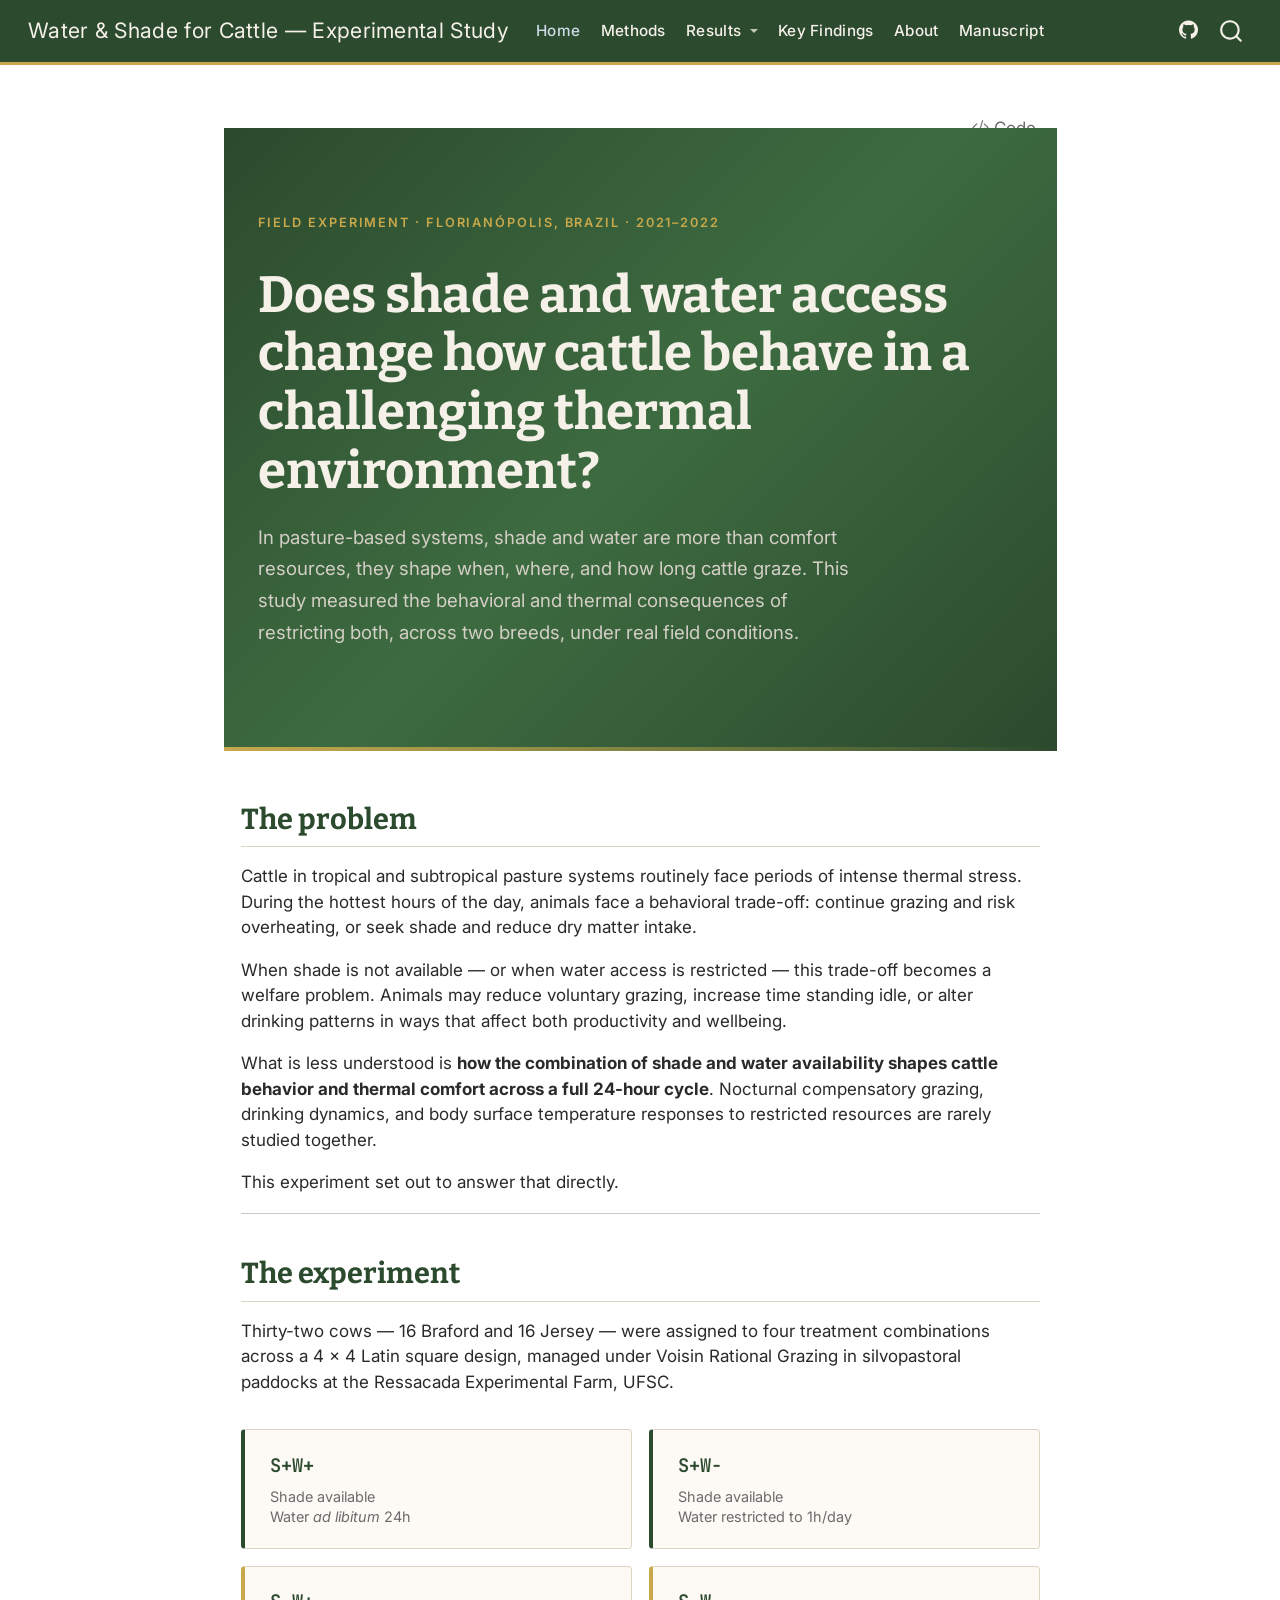
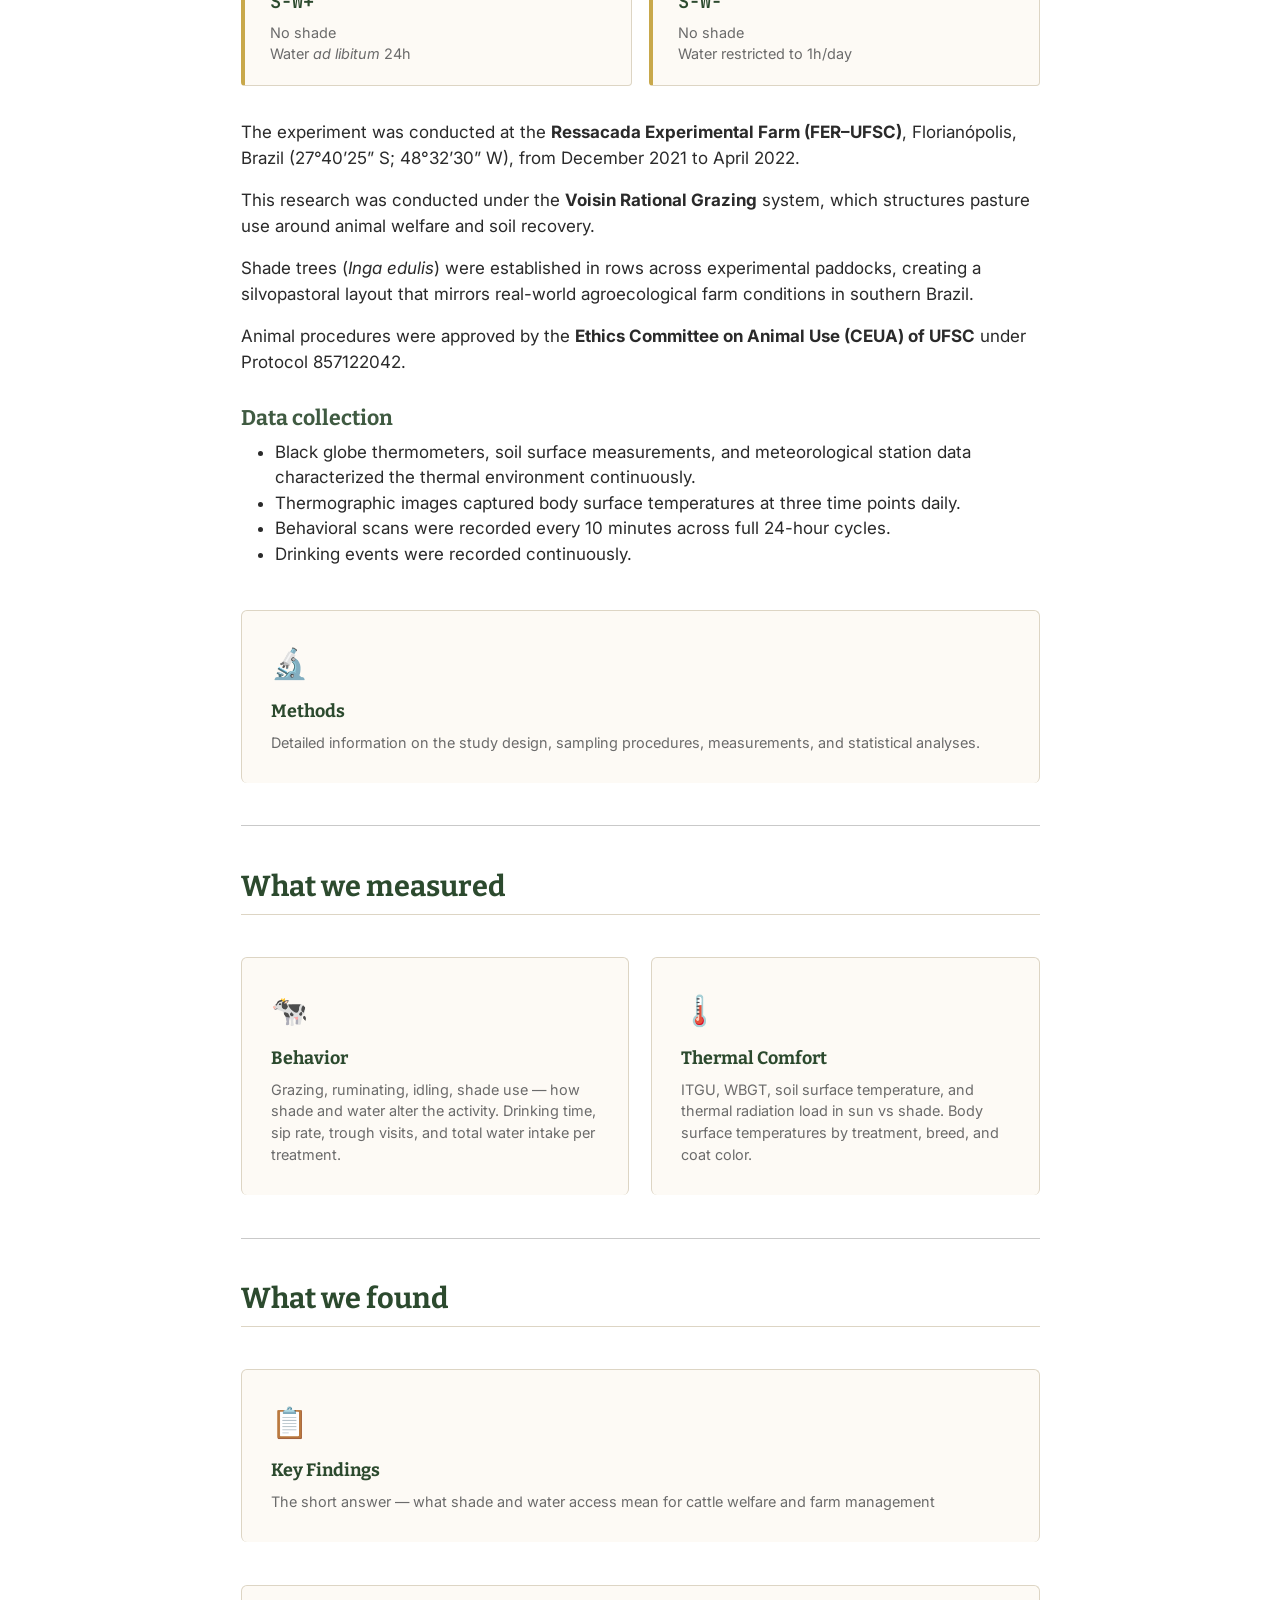
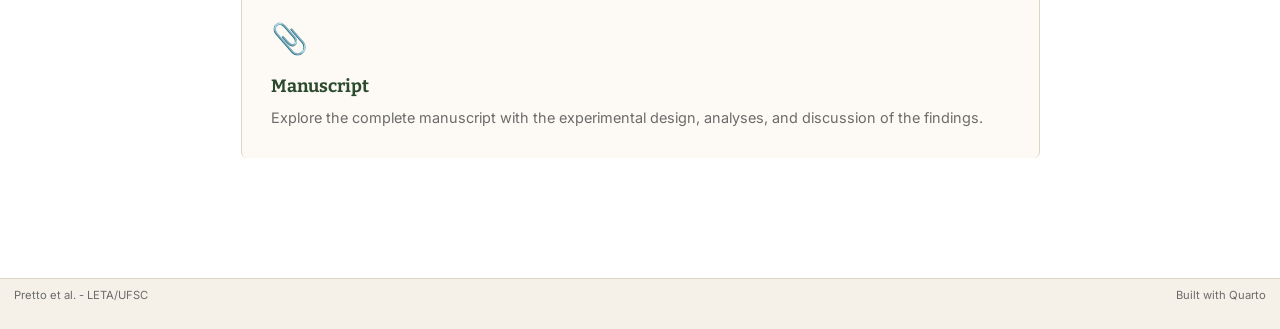
<file: docs/index.html>
<!DOCTYPE html>
<html xmlns="http://www.w3.org/1999/xhtml" lang="en" xml:lang="en"><head>

<meta charset="utf-8">
<meta name="generator" content="quarto-1.9.38">

<meta name="viewport" content="width=device-width, initial-scale=1.0, user-scalable=yes">


<title>Water &amp; Shade for Cattle — Experimental Study</title>
<style>
/* Default styles provided by pandoc.
** See https://pandoc.org/MANUAL.html#variables-for-html for config info.
*/
code{white-space: pre-wrap;}
span.smallcaps{font-variant: small-caps;}
div.columns{display: flex; gap: min(4vw, 1.5em);}
div.column{flex: auto; overflow-x: auto;}
div.hanging-indent{margin-left: 1.5em; text-indent: -1.5em;}
ul.task-list{list-style: none;}
ul.task-list li input[type="checkbox"] {
  width: 0.8em;
  margin: 0 0.8em 0.2em -1em; /* quarto-specific, see https://github.com/quarto-dev/quarto-cli/issues/4556 */ 
  vertical-align: middle;
}
/* CSS for syntax highlighting */
html { -webkit-text-size-adjust: 100%; }
pre > code.sourceCode { white-space: pre; position: relative; }
pre > code.sourceCode > span { display: inline-block; line-height: 1.25; }
pre > code.sourceCode > span:empty { height: 1.2em; }
.sourceCode { overflow: visible; }
code.sourceCode > span { color: inherit; text-decoration: inherit; }
div.sourceCode { margin: 1em 0; }
pre.sourceCode { margin: 0; }
@media screen {
div.sourceCode { overflow: auto; }
}
@media print {
pre > code.sourceCode { white-space: pre-wrap; }
pre > code.sourceCode > span { text-indent: -5em; padding-left: 5em; }
}
pre.numberSource code
  { counter-reset: source-line 0; }
pre.numberSource code > span
  { position: relative; left: -4em; counter-increment: source-line; }
pre.numberSource code > span > a:first-child::before
  { content: counter(source-line);
    position: relative; left: -1em; text-align: right; vertical-align: baseline;
    border: none; display: inline-block;
    -webkit-touch-callout: none; -webkit-user-select: none;
    -khtml-user-select: none; -moz-user-select: none;
    -ms-user-select: none; user-select: none;
    padding: 0 4px; width: 4em;
  }
pre.numberSource { margin-left: 3em;  padding-left: 4px; }
div.sourceCode
  {   }
@media screen {
pre > code.sourceCode > span > a:first-child::before { text-decoration: underline; }
}
</style>


<script src="site_libs/quarto-nav/quarto-nav.js"></script>
<script src="site_libs/quarto-nav/headroom.min.js"></script>
<script src="site_libs/clipboard/clipboard.min.js"></script>
<script src="site_libs/quarto-search/autocomplete.umd.js"></script>
<script src="site_libs/quarto-search/fuse.min.js"></script>
<script src="site_libs/quarto-search/quarto-search.js"></script>
<meta name="quarto:offset" content="./">
<link href="./assets/favicon.ico" rel="icon">
<script src="site_libs/quarto-html/quarto.js" type="module"></script>
<script src="site_libs/quarto-html/tabsets/tabsets.js" type="module"></script>
<script src="site_libs/quarto-html/popper.min.js"></script>
<script src="site_libs/quarto-html/tippy.umd.min.js"></script>
<script src="site_libs/quarto-html/anchor.min.js"></script>
<link href="site_libs/quarto-html/tippy.css" rel="stylesheet">
<link href="site_libs/quarto-html/quarto-syntax-highlighting-15634bcf2e68342d4ad2dfa704d543f6.css" rel="stylesheet" id="quarto-text-highlighting-styles">
<script src="site_libs/bootstrap/bootstrap.min.js"></script>
<link href="site_libs/bootstrap/bootstrap-icons.css" rel="stylesheet">
<link href="site_libs/bootstrap/bootstrap-c78ba9cf57c652480f30136bd4f77f89.min.css" rel="stylesheet" append-hash="true" id="quarto-bootstrap" data-mode="light">
<script id="quarto-search-options" type="application/json">{
  "location": "navbar",
  "copy-button": false,
  "collapse-after": 3,
  "panel-placement": "end",
  "type": "overlay",
  "limit": 50,
  "keyboard-shortcut": [
    "f",
    "/",
    "s"
  ],
  "show-item-context": false,
  "language": {
    "search-no-results-text": "No results",
    "search-matching-documents-text": "matching documents",
    "search-copy-link-title": "Copy link to search",
    "search-hide-matches-text": "Hide additional matches",
    "search-more-match-text": "more match in this document",
    "search-more-matches-text": "more matches in this document",
    "search-clear-button-title": "Clear",
    "search-text-placeholder": "",
    "search-detached-cancel-button-title": "Cancel",
    "search-submit-button-title": "Submit",
    "search-label": "Search"
  }
}</script>
<link rel="stylesheet" href="https://cdnjs.cloudflare.com/ajax/libs/font-awesome/6.5.2/css/all.min.css">


</head>

<body class="nav-fixed fullcontent quarto-light">

<div id="quarto-search-results"></div>
  <header id="quarto-header" class="headroom fixed-top">
    <nav class="navbar navbar-expand-lg " data-bs-theme="dark">
      <div class="navbar-container container-fluid">
      <div class="navbar-brand-container mx-auto">
    <a class="navbar-brand" href="./index.html">
    <span class="navbar-title">Water &amp; Shade for Cattle — Experimental Study</span>
    </a>
  </div>
            <div id="quarto-search" class="" title="Search"></div>
          <button class="navbar-toggler" type="button" data-bs-toggle="collapse" data-bs-target="#navbarCollapse" aria-controls="navbarCollapse" role="menu" aria-expanded="false" aria-label="Toggle navigation" onclick="if (window.quartoToggleHeadroom) { window.quartoToggleHeadroom(); }">
  <span class="navbar-toggler-icon"></span>
</button>
          <div class="collapse navbar-collapse" id="navbarCollapse">
            <ul class="navbar-nav navbar-nav-scroll me-auto">
  <li class="nav-item">
    <a class="nav-link active" href="./index.html" aria-current="page"> 
<span class="menu-text">Home</span></a>
  </li>  
  <li class="nav-item">
    <a class="nav-link" href="./methods.html"> 
<span class="menu-text">Methods</span></a>
  </li>  
  <li class="nav-item dropdown ">
    <a class="nav-link dropdown-toggle" href="#" id="nav-menu-results" role="link" data-bs-toggle="dropdown" aria-expanded="false">
 <span class="menu-text">Results</span>
    </a>
    <ul class="dropdown-menu" aria-labelledby="nav-menu-results">    
        <li>
    <a class="dropdown-item" href="./results-thermal.html">
 <span class="dropdown-text">Thermal Comfort</span></a>
  </li>  
        <li>
    <a class="dropdown-item" href="./results-behavior.html">
 <span class="dropdown-text">Behavior</span></a>
  </li>  
    </ul>
  </li>
  <li class="nav-item">
    <a class="nav-link" href="./findings.html"> 
<span class="menu-text">Key Findings</span></a>
  </li>  
  <li class="nav-item">
    <a class="nav-link" href="./about.html"> 
<span class="menu-text">About</span></a>
  </li>  
  <li class="nav-item">
    <a class="nav-link" href="./manuscript/Prettoetal_paper.html"> 
<span class="menu-text">Manuscript</span></a>
  </li>  
</ul>
            <ul class="navbar-nav navbar-nav-scroll ms-auto">
  <li class="nav-item compact">
    <a class="nav-link" href="https://github.com/DonadioJP/water-shade-cattle-behavior"> <i class="bi bi-github" role="img">
</i> 
<span class="menu-text"></span></a>
  </li>  
</ul>
          </div> <!-- /navcollapse -->
            <div class="quarto-navbar-tools">
</div>
      </div> <!-- /container-fluid -->
    </nav>
</header>
<!-- content -->
<div id="quarto-content" class="quarto-container page-columns page-rows-contents page-layout-article page-navbar">
<!-- sidebar -->
<!-- margin-sidebar -->
    
<!-- main -->
<main class="content" id="quarto-document-content"><header id="title-block-header" class="quarto-title-block"><h1 class="title display-7"></h1></header><div class="quarto-title-block"><div class="quarto-title-tools-only"><button type="button" class="btn code-tools-button" id="quarto-code-tools-source"><i class="bi"></i> Code</button></div></div>




<div class="hero">
  <div class="hero-label">Field Experiment · Florianópolis, Brazil · 2021–2022</div>
  <h1>Does shade and water access change how cattle behave in a challenging thermal environment?</h1>
  <p>
    In pasture-based systems, shade and water are more than comfort resources,
    they shape when, where, and how long cattle graze. This study measured the
    behavioral and thermal consequences of restricting both, across two breeds,
    under real field conditions.
  </p>
</div>
<section id="the-problem" class="level2">
<h2 class="anchored" data-anchor-id="the-problem">The problem</h2>
<p>Cattle in tropical and subtropical pasture systems routinely face periods of intense thermal stress. During the hottest hours of the day, animals face a behavioral trade-off: continue grazing and risk overheating, or seek shade and reduce dry matter intake.</p>
<p>When shade is not available — or when water access is restricted — this trade-off becomes a welfare problem. Animals may reduce voluntary grazing, increase time standing idle, or alter drinking patterns in ways that affect both productivity and wellbeing.</p>
<p>What is less understood is <strong>how the combination of shade and water availability shapes cattle behavior and thermal comfort across a full 24-hour cycle</strong>. Nocturnal compensatory grazing, drinking dynamics, and body surface temperature responses to restricted resources are rarely studied together.</p>
<p>This experiment set out to answer that directly.</p>
<hr>
</section>
<section id="the-experiment" class="level2">
<h2 class="anchored" data-anchor-id="the-experiment">The experiment</h2>
<p>Thirty-two cows — 16 Braford and 16 Jersey — were assigned to four treatment combinations across a 4 × 4 Latin square design, managed under Voisin Rational Grazing in silvopastoral paddocks at the Ressacada Experimental Farm, UFSC.</p>
<div class="treatment-grid">
  <div class="treatment-card shade">
    <div class="code">S+W+</div>
    <div class="label">Shade available<br>Water <em>ad libitum</em> 24h</div>
  </div>
  <div class="treatment-card shade">
    <div class="code">S+W−</div>
    <div class="label">Shade available<br>Water restricted to 1h/day</div>
  </div>
  <div class="treatment-card no-shade">
    <div class="code">S−W+</div>
    <div class="label">No shade<br>Water <em>ad libitum</em> 24h</div>
  </div>
  <div class="treatment-card no-shade">
    <div class="code">S−W−</div>
    <div class="label">No shade<br>Water restricted to 1h/day</div>
  </div>
</div>
<p>The experiment was conducted at the <strong>Ressacada Experimental Farm (FER–UFSC)</strong>, Florianópolis, Brazil (27°40’25” S; 48°32’30” W), from December 2021 to April 2022.</p>
<p>This research was conducted under the <strong>Voisin Rational Grazing</strong> system, which structures pasture use around animal welfare and soil recovery.</p>
<p>Shade trees (<em>Inga edulis</em>) were established in rows across experimental paddocks, creating a silvopastoral layout that mirrors real-world agroecological farm conditions in southern Brazil.</p>
<p>Animal procedures were approved by the <strong>Ethics Committee on Animal Use (CEUA) of UFSC</strong> under Protocol 857122042.</p>
<section id="data-collection" class="level3">
<h3 class="anchored" data-anchor-id="data-collection">Data collection</h3>
<ul>
<li>Black globe thermometers, soil surface measurements, and meteorological station data characterized the thermal environment continuously.</li>
<li>Thermographic images captured body surface temperatures at three time points daily.</li>
<li>Behavioral scans were recorded every 10 minutes across full 24-hour cycles.</li>
<li>Drinking events were recorded continuously.</li>
</ul>
<div class="nav-cards">
  <a href="./methods.html" class="nav-card">
    <span class="icon">🔬️</span>
    <div class="card-title">Methods</div>
    <div class="card-desc">Detailed information on the study design, sampling procedures, measurements, and statistical analyses.</div>
  </a>
</div>
<hr>
</section>
</section>
<section id="what-we-measured" class="level2">
<h2 class="anchored" data-anchor-id="what-we-measured">What we measured</h2>
<div class="nav-cards">
  <a href="./results-behavior.html" class="nav-card">
    <span class="icon">🐄</span>
    <div class="card-title">Behavior</div>
    <div class="card-desc">Grazing, ruminating, idling, shade use — how shade and water alter the activity. Drinking time, sip rate, trough visits, and total water intake per treatment.  </div>
  </a>
  <a href="./results-thermal.html" class="nav-card">
    <span class="icon">🌡️</span>
    <div class="card-title">Thermal Comfort</div>
    <div class="card-desc">ITGU, WBGT, soil surface temperature, and thermal radiation load in sun vs shade. Body surface temperatures by treatment, breed, and coat color.</div>
  </a>
</div>
<hr>
</section>
<section id="what-we-found" class="level2">
<h2 class="anchored" data-anchor-id="what-we-found">What we found</h2>
<div class="nav-cards">
  <a href="./findings.html" class="nav-card">
    <span class="icon">📋</span>
    <div class="card-title">Key Findings</div>
    <div class="card-desc">The short answer — what shade and water access mean for cattle welfare and farm management</div>
  </a>
</div>
<div class="nav-cards">
  <a href="./manuscript/Prettoetal_paper.html" class="nav-card">
    <span class="icon">📎</span>
    <div class="card-title">Manuscript</div>
    <div class="card-desc"> Explore the complete manuscript with the experimental design, analyses, and discussion of the findings.</div>
  </a>
</div>


<!-- -->

</section>

</main> <!-- /main -->
<script id="quarto-html-after-body" type="application/javascript">
  window.document.addEventListener("DOMContentLoaded", function (event) {
    const icon = "";
    const anchorJS = new window.AnchorJS();
    anchorJS.options = {
      placement: 'right',
      icon: icon
    };
    anchorJS.add('.anchored');
    const isCodeAnnotation = (el) => {
      for (const clz of el.classList) {
        if (clz.startsWith('code-annotation-')) {                     
          return true;
        }
      }
      return false;
    }
    const onCopySuccess = function(e) {
      // button target
      const button = e.trigger;
      // don't keep focus
      button.blur();
      // flash "checked"
      button.classList.add('code-copy-button-checked');
      var currentTitle = button.getAttribute("title");
      button.setAttribute("title", "Copied!");
      let tooltip;
      if (window.bootstrap) {
        button.setAttribute("data-bs-toggle", "tooltip");
        button.setAttribute("data-bs-placement", "left");
        button.setAttribute("data-bs-title", "Copied!");
        tooltip = new bootstrap.Tooltip(button, 
          { trigger: "manual", 
            customClass: "code-copy-button-tooltip",
            offset: [0, -8]});
        tooltip.show();    
      }
      setTimeout(function() {
        if (tooltip) {
          tooltip.hide();
          button.removeAttribute("data-bs-title");
          button.removeAttribute("data-bs-toggle");
          button.removeAttribute("data-bs-placement");
        }
        button.setAttribute("title", currentTitle);
        button.classList.remove('code-copy-button-checked');
      }, 1000);
      // clear code selection
      e.clearSelection();
    }
    const getTextToCopy = function(trigger) {
      const outerScaffold = trigger.parentElement.cloneNode(true);
      const codeEl = outerScaffold.querySelector('code');
      for (const childEl of codeEl.children) {
        if (isCodeAnnotation(childEl)) {
          childEl.remove();
        }
      }
      return codeEl.innerText;
    }
    const clipboard = new window.ClipboardJS('.code-copy-button:not([data-in-quarto-modal])', {
      text: getTextToCopy
    });
    clipboard.on('success', onCopySuccess);
    if (window.document.getElementById('quarto-embedded-source-code-modal')) {
      const clipboardModal = new window.ClipboardJS('.code-copy-button[data-in-quarto-modal]', {
        text: getTextToCopy,
        container: window.document.getElementById('quarto-embedded-source-code-modal')
      });
      clipboardModal.on('success', onCopySuccess);
    }
    const viewSource = window.document.getElementById('quarto-view-source') ||
                       window.document.getElementById('quarto-code-tools-source');
    if (viewSource) {
      const sourceUrl = viewSource.getAttribute("data-quarto-source-url");
      viewSource.addEventListener("click", function(e) {
        if (sourceUrl) {
          // rstudio viewer pane
          if (/\bcapabilities=\b/.test(window.location)) {
            window.open(sourceUrl);
          } else {
            window.location.href = sourceUrl;
          }
        } else {
          const modal = new bootstrap.Modal(document.getElementById('quarto-embedded-source-code-modal'));
          modal.show();
        }
        return false;
      });
    }
    function toggleCodeHandler(show) {
      return function(e) {
        const detailsSrc = window.document.querySelectorAll(".cell > details > .sourceCode");
        for (let i=0; i<detailsSrc.length; i++) {
          const details = detailsSrc[i].parentElement;
          if (show) {
            details.open = true;
          } else {
            details.removeAttribute("open");
          }
        }
        const cellCodeDivs = window.document.querySelectorAll(".cell > .sourceCode");
        const fromCls = show ? "hidden" : "unhidden";
        const toCls = show ? "unhidden" : "hidden";
        for (let i=0; i<cellCodeDivs.length; i++) {
          const codeDiv = cellCodeDivs[i];
          if (codeDiv.classList.contains(fromCls)) {
            codeDiv.classList.remove(fromCls);
            codeDiv.classList.add(toCls);
          } 
        }
        return false;
      }
    }
    const hideAllCode = window.document.getElementById("quarto-hide-all-code");
    if (hideAllCode) {
      hideAllCode.addEventListener("click", toggleCodeHandler(false));
    }
    const showAllCode = window.document.getElementById("quarto-show-all-code");
    if (showAllCode) {
      showAllCode.addEventListener("click", toggleCodeHandler(true));
    }
      var localhostRegex = new RegExp(/^(?:http|https):\/\/localhost\:?[0-9]*\//);
      var mailtoRegex = new RegExp(/^mailto:/);
        var filterRegex = new RegExp('/' + window.location.host + '/');
      var isInternal = (href) => {
          return filterRegex.test(href) || localhostRegex.test(href) || mailtoRegex.test(href);
      }
      // Inspect non-navigation links and adorn them if external
     var links = window.document.querySelectorAll('a[href]:not(.nav-link):not(.navbar-brand):not(.toc-action):not(.sidebar-link):not(.sidebar-item-toggle):not(.pagination-link):not(.no-external):not([aria-hidden]):not(.dropdown-item):not(.quarto-navigation-tool):not(.about-link)');
      for (var i=0; i<links.length; i++) {
        const link = links[i];
        if (!isInternal(link.href)) {
          // undo the damage that might have been done by quarto-nav.js in the case of
          // links that we want to consider external
          if (link.dataset.originalHref !== undefined) {
            link.href = link.dataset.originalHref;
          }
        }
      }
    function tippyHover(el, contentFn, onTriggerFn, onUntriggerFn) {
      const config = {
        allowHTML: true,
        maxWidth: 500,
        delay: 100,
        arrow: false,
        appendTo: function(el) {
            return el.parentElement;
        },
        interactive: true,
        interactiveBorder: 10,
        theme: 'quarto',
        placement: 'bottom-start',
      };
      if (contentFn) {
        config.content = contentFn;
      }
      if (onTriggerFn) {
        config.onTrigger = onTriggerFn;
      }
      if (onUntriggerFn) {
        config.onUntrigger = onUntriggerFn;
      }
      window.tippy(el, config); 
    }
    const noterefs = window.document.querySelectorAll('a[role="doc-noteref"]');
    for (var i=0; i<noterefs.length; i++) {
      const ref = noterefs[i];
      tippyHover(ref, function() {
        // use id or data attribute instead here
        let href = ref.getAttribute('data-footnote-href') || ref.getAttribute('href');
        try { href = new URL(href).hash; } catch {}
        const id = href.replace(/^#\/?/, "");
        const note = window.document.getElementById(id);
        if (note) {
          return note.innerHTML;
        } else {
          return "";
        }
      });
    }
    const xrefs = window.document.querySelectorAll('a.quarto-xref');
    const processXRef = (id, note) => {
      // Strip column container classes
      const stripColumnClz = (el) => {
        el.classList.remove("page-full", "page-columns");
        if (el.children) {
          for (const child of el.children) {
            stripColumnClz(child);
          }
        }
      }
      stripColumnClz(note)
      if (id === null || id.startsWith('sec-')) {
        // Special case sections, only their first couple elements
        const container = document.createElement("div");
        if (note.children && note.children.length > 2) {
          container.appendChild(note.children[0].cloneNode(true));
          for (let i = 1; i < note.children.length; i++) {
            const child = note.children[i];
            if (child.tagName === "P" && child.innerText === "") {
              continue;
            } else {
              container.appendChild(child.cloneNode(true));
              break;
            }
          }
          if (window.Quarto?.typesetMath) {
            window.Quarto.typesetMath(container);
          }
          return container.innerHTML
        } else {
          if (window.Quarto?.typesetMath) {
            window.Quarto.typesetMath(note);
          }
          return note.innerHTML;
        }
      } else {
        // Remove any anchor links if they are present
        const anchorLink = note.querySelector('a.anchorjs-link');
        if (anchorLink) {
          anchorLink.remove();
        }
        if (window.Quarto?.typesetMath) {
          window.Quarto.typesetMath(note);
        }
        if (note.classList.contains("callout")) {
          return note.outerHTML;
        } else {
          return note.innerHTML;
        }
      }
    }
    for (var i=0; i<xrefs.length; i++) {
      const xref = xrefs[i];
      tippyHover(xref, undefined, function(instance) {
        instance.disable();
        let url = xref.getAttribute('href');
        let hash = undefined; 
        if (url.startsWith('#')) {
          hash = url;
        } else {
          try { hash = new URL(url).hash; } catch {}
        }
        if (hash) {
          const id = hash.replace(/^#\/?/, "");
          const note = window.document.getElementById(id);
          if (note !== null) {
            try {
              const html = processXRef(id, note.cloneNode(true));
              instance.setContent(html);
            } finally {
              instance.enable();
              instance.show();
            }
          } else {
            // See if we can fetch this
            fetch(url.split('#')[0])
            .then(res => res.text())
            .then(html => {
              const parser = new DOMParser();
              const htmlDoc = parser.parseFromString(html, "text/html");
              const note = htmlDoc.getElementById(id);
              if (note !== null) {
                const html = processXRef(id, note);
                instance.setContent(html);
              } 
            }).finally(() => {
              instance.enable();
              instance.show();
            });
          }
        } else {
          // See if we can fetch a full url (with no hash to target)
          // This is a special case and we should probably do some content thinning / targeting
          fetch(url)
          .then(res => res.text())
          .then(html => {
            const parser = new DOMParser();
            const htmlDoc = parser.parseFromString(html, "text/html");
            const note = htmlDoc.querySelector('main.content');
            if (note !== null) {
              // This should only happen for chapter cross references
              // (since there is no id in the URL)
              // remove the first header
              if (note.children.length > 0 && note.children[0].tagName === "HEADER") {
                note.children[0].remove();
              }
              const html = processXRef(null, note);
              instance.setContent(html);
            } 
          }).finally(() => {
            instance.enable();
            instance.show();
          });
        }
      }, function(instance) {
      });
    }
        let selectedAnnoteEl;
        const selectorForAnnotation = ( cell, annotation) => {
          let cellAttr = 'data-code-cell="' + cell + '"';
          let lineAttr = 'data-code-annotation="' +  annotation + '"';
          const selector = 'span[' + cellAttr + '][' + lineAttr + ']';
          return selector;
        }
        const selectCodeLines = (annoteEl) => {
          const doc = window.document;
          const targetCell = annoteEl.getAttribute("data-target-cell");
          const targetAnnotation = annoteEl.getAttribute("data-target-annotation");
          const annoteSpan = window.document.querySelector(selectorForAnnotation(targetCell, targetAnnotation));
          const lines = annoteSpan.getAttribute("data-code-lines").split(",");
          const lineIds = lines.map((line) => {
            return targetCell + "-" + line;
          })
          let top = null;
          let height = null;
          let parent = null;
          if (lineIds.length > 0) {
              //compute the position of the single el (top and bottom and make a div)
              const el = window.document.getElementById(lineIds[0]);
              top = el.offsetTop;
              height = el.offsetHeight;
              parent = el.parentElement.parentElement;
            if (lineIds.length > 1) {
              const lastEl = window.document.getElementById(lineIds[lineIds.length - 1]);
              const bottom = lastEl.offsetTop + lastEl.offsetHeight;
              height = bottom - top;
            }
            if (top !== null && height !== null && parent !== null) {
              // cook up a div (if necessary) and position it 
              let div = window.document.getElementById("code-annotation-line-highlight");
              if (div === null) {
                div = window.document.createElement("div");
                div.setAttribute("id", "code-annotation-line-highlight");
                div.style.position = 'absolute';
                parent.appendChild(div);
              }
              div.style.top = top - 2 + "px";
              div.style.height = height + 4 + "px";
              div.style.left = 0;
              let gutterDiv = window.document.getElementById("code-annotation-line-highlight-gutter");
              if (gutterDiv === null) {
                gutterDiv = window.document.createElement("div");
                gutterDiv.setAttribute("id", "code-annotation-line-highlight-gutter");
                gutterDiv.style.position = 'absolute';
                const codeCell = window.document.getElementById(targetCell);
                const gutter = codeCell.querySelector('.code-annotation-gutter');
                gutter.appendChild(gutterDiv);
              }
              gutterDiv.style.top = top - 2 + "px";
              gutterDiv.style.height = height + 4 + "px";
            }
            selectedAnnoteEl = annoteEl;
          }
        };
        const unselectCodeLines = () => {
          const elementsIds = ["code-annotation-line-highlight", "code-annotation-line-highlight-gutter"];
          elementsIds.forEach((elId) => {
            const div = window.document.getElementById(elId);
            if (div) {
              div.remove();
            }
          });
          selectedAnnoteEl = undefined;
        };
          // Handle positioning of the toggle
      window.addEventListener(
        "resize",
        throttle(() => {
          elRect = undefined;
          if (selectedAnnoteEl) {
            selectCodeLines(selectedAnnoteEl);
          }
        }, 10)
      );
      function throttle(fn, ms) {
      let throttle = false;
      let timer;
        return (...args) => {
          if(!throttle) { // first call gets through
              fn.apply(this, args);
              throttle = true;
          } else { // all the others get throttled
              if(timer) clearTimeout(timer); // cancel #2
              timer = setTimeout(() => {
                fn.apply(this, args);
                timer = throttle = false;
              }, ms);
          }
        };
      }
        // Attach click handler to the DT
        const annoteDls = window.document.querySelectorAll('dt[data-target-cell]');
        for (const annoteDlNode of annoteDls) {
          annoteDlNode.addEventListener('click', (event) => {
            const clickedEl = event.target;
            if (clickedEl !== selectedAnnoteEl) {
              unselectCodeLines();
              const activeEl = window.document.querySelector('dt[data-target-cell].code-annotation-active');
              if (activeEl) {
                activeEl.classList.remove('code-annotation-active');
              }
              selectCodeLines(clickedEl);
              clickedEl.classList.add('code-annotation-active');
            } else {
              // Unselect the line
              unselectCodeLines();
              clickedEl.classList.remove('code-annotation-active');
            }
          });
        }
    const findCites = (el) => {
      const parentEl = el.parentElement;
      if (parentEl) {
        const cites = parentEl.dataset.cites;
        if (cites) {
          return {
            el,
            cites: cites.split(' ')
          };
        } else {
          return findCites(el.parentElement)
        }
      } else {
        return undefined;
      }
    };
    var bibliorefs = window.document.querySelectorAll('a[role="doc-biblioref"]');
    for (var i=0; i<bibliorefs.length; i++) {
      const ref = bibliorefs[i];
      const citeInfo = findCites(ref);
      if (citeInfo) {
        tippyHover(citeInfo.el, function() {
          var popup = window.document.createElement('div');
          citeInfo.cites.forEach(function(cite) {
            var citeDiv = window.document.createElement('div');
            citeDiv.classList.add('hanging-indent');
            citeDiv.classList.add('csl-entry');
            var biblioDiv = window.document.getElementById('ref-' + cite);
            if (biblioDiv) {
              citeDiv.innerHTML = biblioDiv.innerHTML;
            }
            popup.appendChild(citeDiv);
          });
          return popup.innerHTML;
        });
      }
    }
  });
  </script><div class="modal fade" id="quarto-embedded-source-code-modal" tabindex="-1" aria-labelledby="quarto-embedded-source-code-modal-label" aria-hidden="true"><div class="modal-dialog modal-dialog-scrollable"><div class="modal-content"><div class="modal-header"><h5 class="modal-title" id="quarto-embedded-source-code-modal-label">Source Code</h5><button class="btn-close" data-bs-dismiss="modal"></button></div><div class="modal-body"><div class="">
<div class="code-copy-outer-scaffold"><div class="sourceCode" id="cb1" data-shortcodes="false"><pre class="sourceCode markdown code-with-copy"><code class="sourceCode markdown"><span id="cb1-1"><a href="#cb1-1" aria-hidden="true" tabindex="-1"></a><span class="co">---</span></span>
<span id="cb1-2"><a href="#cb1-2" aria-hidden="true" tabindex="-1"></a><span class="an">title:</span><span class="co"> ""</span></span>
<span id="cb1-3"><a href="#cb1-3" aria-hidden="true" tabindex="-1"></a><span class="an">format:</span></span>
<span id="cb1-4"><a href="#cb1-4" aria-hidden="true" tabindex="-1"></a><span class="co">  html:</span></span>
<span id="cb1-5"><a href="#cb1-5" aria-hidden="true" tabindex="-1"></a><span class="co">    toc: false</span></span>
<span id="cb1-6"><a href="#cb1-6" aria-hidden="true" tabindex="-1"></a><span class="co">---</span></span>
<span id="cb1-7"><a href="#cb1-7" aria-hidden="true" tabindex="-1"></a></span>
<span id="cb1-8"><a href="#cb1-8" aria-hidden="true" tabindex="-1"></a><span class="in">```{=html}</span></span>
<span id="cb1-9"><a href="#cb1-9" aria-hidden="true" tabindex="-1"></a><span class="in">&lt;div class="hero"&gt;</span></span>
<span id="cb1-10"><a href="#cb1-10" aria-hidden="true" tabindex="-1"></a><span class="in">  &lt;div class="hero-label"&gt;Field Experiment · Florianópolis, Brazil · 2021–2022&lt;/div&gt;</span></span>
<span id="cb1-11"><a href="#cb1-11" aria-hidden="true" tabindex="-1"></a><span class="in">  &lt;h1&gt;Does shade and water access change how cattle behave in a challenging thermal environment?&lt;/h1&gt;</span></span>
<span id="cb1-12"><a href="#cb1-12" aria-hidden="true" tabindex="-1"></a><span class="in">  &lt;p&gt;</span></span>
<span id="cb1-13"><a href="#cb1-13" aria-hidden="true" tabindex="-1"></a><span class="in">    In pasture-based systems, shade and water are more than comfort resources,</span></span>
<span id="cb1-14"><a href="#cb1-14" aria-hidden="true" tabindex="-1"></a><span class="in">    they shape when, where, and how long cattle graze. This study measured the</span></span>
<span id="cb1-15"><a href="#cb1-15" aria-hidden="true" tabindex="-1"></a><span class="in">    behavioral and thermal consequences of restricting both, across two breeds,</span></span>
<span id="cb1-16"><a href="#cb1-16" aria-hidden="true" tabindex="-1"></a><span class="in">    under real field conditions.</span></span>
<span id="cb1-17"><a href="#cb1-17" aria-hidden="true" tabindex="-1"></a><span class="in">  &lt;/p&gt;</span></span>
<span id="cb1-18"><a href="#cb1-18" aria-hidden="true" tabindex="-1"></a><span class="in">&lt;/div&gt;</span></span>
<span id="cb1-19"><a href="#cb1-19" aria-hidden="true" tabindex="-1"></a><span class="in">```</span></span>
<span id="cb1-20"><a href="#cb1-20" aria-hidden="true" tabindex="-1"></a></span>
<span id="cb1-21"><a href="#cb1-21" aria-hidden="true" tabindex="-1"></a><span class="fu">## The problem</span></span>
<span id="cb1-22"><a href="#cb1-22" aria-hidden="true" tabindex="-1"></a></span>
<span id="cb1-23"><a href="#cb1-23" aria-hidden="true" tabindex="-1"></a>Cattle in tropical and subtropical pasture systems routinely face periods of intense thermal stress. During the hottest hours of the day, animals face a behavioral trade-off: continue grazing and risk overheating, or seek shade and reduce dry matter intake.</span>
<span id="cb1-24"><a href="#cb1-24" aria-hidden="true" tabindex="-1"></a></span>
<span id="cb1-25"><a href="#cb1-25" aria-hidden="true" tabindex="-1"></a>When shade is not available — or when water access is restricted — this trade-off becomes a welfare problem. Animals may reduce voluntary grazing, increase time standing idle, or alter drinking patterns in ways that affect both productivity and wellbeing.</span>
<span id="cb1-26"><a href="#cb1-26" aria-hidden="true" tabindex="-1"></a></span>
<span id="cb1-27"><a href="#cb1-27" aria-hidden="true" tabindex="-1"></a>What is less understood is **how the combination of shade and water availability shapes cattle behavior and thermal comfort across a full 24-hour cycle**. Nocturnal compensatory grazing, drinking dynamics, and body surface temperature responses to restricted resources are rarely studied together.</span>
<span id="cb1-28"><a href="#cb1-28" aria-hidden="true" tabindex="-1"></a></span>
<span id="cb1-29"><a href="#cb1-29" aria-hidden="true" tabindex="-1"></a>This experiment set out to answer that directly.</span>
<span id="cb1-30"><a href="#cb1-30" aria-hidden="true" tabindex="-1"></a></span>
<span id="cb1-31"><a href="#cb1-31" aria-hidden="true" tabindex="-1"></a>------------------------------------------------------------------------</span>
<span id="cb1-32"><a href="#cb1-32" aria-hidden="true" tabindex="-1"></a></span>
<span id="cb1-33"><a href="#cb1-33" aria-hidden="true" tabindex="-1"></a><span class="fu">## The experiment</span></span>
<span id="cb1-34"><a href="#cb1-34" aria-hidden="true" tabindex="-1"></a></span>
<span id="cb1-35"><a href="#cb1-35" aria-hidden="true" tabindex="-1"></a>Thirty-two cows — 16 Braford and 16 Jersey — were assigned to four treatment combinations across a 4 × 4 Latin square design, managed under Voisin Rational Grazing in silvopastoral paddocks at the Ressacada Experimental Farm, UFSC.</span>
<span id="cb1-36"><a href="#cb1-36" aria-hidden="true" tabindex="-1"></a></span>
<span id="cb1-37"><a href="#cb1-37" aria-hidden="true" tabindex="-1"></a><span class="in">```{=html}</span></span>
<span id="cb1-38"><a href="#cb1-38" aria-hidden="true" tabindex="-1"></a><span class="in">&lt;div class="treatment-grid"&gt;</span></span>
<span id="cb1-39"><a href="#cb1-39" aria-hidden="true" tabindex="-1"></a><span class="in">  &lt;div class="treatment-card shade"&gt;</span></span>
<span id="cb1-40"><a href="#cb1-40" aria-hidden="true" tabindex="-1"></a><span class="in">    &lt;div class="code"&gt;S+W+&lt;/div&gt;</span></span>
<span id="cb1-41"><a href="#cb1-41" aria-hidden="true" tabindex="-1"></a><span class="in">    &lt;div class="label"&gt;Shade available&lt;br&gt;Water &lt;em&gt;ad libitum&lt;/em&gt; 24h&lt;/div&gt;</span></span>
<span id="cb1-42"><a href="#cb1-42" aria-hidden="true" tabindex="-1"></a><span class="in">  &lt;/div&gt;</span></span>
<span id="cb1-43"><a href="#cb1-43" aria-hidden="true" tabindex="-1"></a><span class="in">  &lt;div class="treatment-card shade"&gt;</span></span>
<span id="cb1-44"><a href="#cb1-44" aria-hidden="true" tabindex="-1"></a><span class="in">    &lt;div class="code"&gt;S+W−&lt;/div&gt;</span></span>
<span id="cb1-45"><a href="#cb1-45" aria-hidden="true" tabindex="-1"></a><span class="in">    &lt;div class="label"&gt;Shade available&lt;br&gt;Water restricted to 1h/day&lt;/div&gt;</span></span>
<span id="cb1-46"><a href="#cb1-46" aria-hidden="true" tabindex="-1"></a><span class="in">  &lt;/div&gt;</span></span>
<span id="cb1-47"><a href="#cb1-47" aria-hidden="true" tabindex="-1"></a><span class="in">  &lt;div class="treatment-card no-shade"&gt;</span></span>
<span id="cb1-48"><a href="#cb1-48" aria-hidden="true" tabindex="-1"></a><span class="in">    &lt;div class="code"&gt;S−W+&lt;/div&gt;</span></span>
<span id="cb1-49"><a href="#cb1-49" aria-hidden="true" tabindex="-1"></a><span class="in">    &lt;div class="label"&gt;No shade&lt;br&gt;Water &lt;em&gt;ad libitum&lt;/em&gt; 24h&lt;/div&gt;</span></span>
<span id="cb1-50"><a href="#cb1-50" aria-hidden="true" tabindex="-1"></a><span class="in">  &lt;/div&gt;</span></span>
<span id="cb1-51"><a href="#cb1-51" aria-hidden="true" tabindex="-1"></a><span class="in">  &lt;div class="treatment-card no-shade"&gt;</span></span>
<span id="cb1-52"><a href="#cb1-52" aria-hidden="true" tabindex="-1"></a><span class="in">    &lt;div class="code"&gt;S−W−&lt;/div&gt;</span></span>
<span id="cb1-53"><a href="#cb1-53" aria-hidden="true" tabindex="-1"></a><span class="in">    &lt;div class="label"&gt;No shade&lt;br&gt;Water restricted to 1h/day&lt;/div&gt;</span></span>
<span id="cb1-54"><a href="#cb1-54" aria-hidden="true" tabindex="-1"></a><span class="in">  &lt;/div&gt;</span></span>
<span id="cb1-55"><a href="#cb1-55" aria-hidden="true" tabindex="-1"></a><span class="in">&lt;/div&gt;</span></span>
<span id="cb1-56"><a href="#cb1-56" aria-hidden="true" tabindex="-1"></a><span class="in">```</span></span>
<span id="cb1-57"><a href="#cb1-57" aria-hidden="true" tabindex="-1"></a></span>
<span id="cb1-58"><a href="#cb1-58" aria-hidden="true" tabindex="-1"></a>The experiment was conducted at the **Ressacada Experimental Farm (FER–UFSC)**, Florianópolis, Brazil (27°40'25" S; 48°32'30" W), from December 2021 to April 2022.</span>
<span id="cb1-59"><a href="#cb1-59" aria-hidden="true" tabindex="-1"></a></span>
<span id="cb1-60"><a href="#cb1-60" aria-hidden="true" tabindex="-1"></a>This research was conducted under the **Voisin Rational Grazing** system, which structures pasture use around animal welfare and soil recovery.</span>
<span id="cb1-61"><a href="#cb1-61" aria-hidden="true" tabindex="-1"></a></span>
<span id="cb1-62"><a href="#cb1-62" aria-hidden="true" tabindex="-1"></a>Shade trees (*Inga edulis*) were established in rows across experimental paddocks, creating a silvopastoral layout that mirrors real-world agroecological farm conditions in southern Brazil.</span>
<span id="cb1-63"><a href="#cb1-63" aria-hidden="true" tabindex="-1"></a></span>
<span id="cb1-64"><a href="#cb1-64" aria-hidden="true" tabindex="-1"></a>Animal procedures were approved by the **Ethics Committee on Animal Use (CEUA) of UFSC** under Protocol 857122042.</span>
<span id="cb1-65"><a href="#cb1-65" aria-hidden="true" tabindex="-1"></a></span>
<span id="cb1-66"><a href="#cb1-66" aria-hidden="true" tabindex="-1"></a><span class="fu">### Data collection</span></span>
<span id="cb1-67"><a href="#cb1-67" aria-hidden="true" tabindex="-1"></a></span>
<span id="cb1-68"><a href="#cb1-68" aria-hidden="true" tabindex="-1"></a><span class="ss">- </span>Black globe thermometers, soil surface measurements, and meteorological station data characterized the thermal environment continuously.</span>
<span id="cb1-69"><a href="#cb1-69" aria-hidden="true" tabindex="-1"></a><span class="ss">- </span>Thermographic images captured body surface temperatures at three time points daily.</span>
<span id="cb1-70"><a href="#cb1-70" aria-hidden="true" tabindex="-1"></a><span class="ss">- </span>Behavioral scans were recorded every 10 minutes across full 24-hour cycles.</span>
<span id="cb1-71"><a href="#cb1-71" aria-hidden="true" tabindex="-1"></a><span class="ss">- </span>Drinking events were recorded continuously.</span>
<span id="cb1-72"><a href="#cb1-72" aria-hidden="true" tabindex="-1"></a></span>
<span id="cb1-73"><a href="#cb1-73" aria-hidden="true" tabindex="-1"></a><span class="in">```{=html}</span></span>
<span id="cb1-74"><a href="#cb1-74" aria-hidden="true" tabindex="-1"></a><span class="in">&lt;div class="nav-cards"&gt;</span></span>
<span id="cb1-75"><a href="#cb1-75" aria-hidden="true" tabindex="-1"></a><span class="in">  &lt;a href="methods.qmd" class="nav-card"&gt;</span></span>
<span id="cb1-76"><a href="#cb1-76" aria-hidden="true" tabindex="-1"></a><span class="in">    &lt;span class="icon"&gt;🔬️&lt;/span&gt;</span></span>
<span id="cb1-77"><a href="#cb1-77" aria-hidden="true" tabindex="-1"></a><span class="in">    &lt;div class="card-title"&gt;Methods&lt;/div&gt;</span></span>
<span id="cb1-78"><a href="#cb1-78" aria-hidden="true" tabindex="-1"></a><span class="in">    &lt;div class="card-desc"&gt;Detailed information on the study design, sampling procedures, measurements, and statistical analyses.&lt;/div&gt;</span></span>
<span id="cb1-79"><a href="#cb1-79" aria-hidden="true" tabindex="-1"></a><span class="in">  &lt;/a&gt;</span></span>
<span id="cb1-80"><a href="#cb1-80" aria-hidden="true" tabindex="-1"></a><span class="in">&lt;/div&gt;</span></span>
<span id="cb1-81"><a href="#cb1-81" aria-hidden="true" tabindex="-1"></a><span class="in">```</span></span>
<span id="cb1-82"><a href="#cb1-82" aria-hidden="true" tabindex="-1"></a></span>
<span id="cb1-83"><a href="#cb1-83" aria-hidden="true" tabindex="-1"></a>------------------------------------------------------------------------</span>
<span id="cb1-84"><a href="#cb1-84" aria-hidden="true" tabindex="-1"></a></span>
<span id="cb1-85"><a href="#cb1-85" aria-hidden="true" tabindex="-1"></a><span class="fu">## What we measured</span></span>
<span id="cb1-86"><a href="#cb1-86" aria-hidden="true" tabindex="-1"></a></span>
<span id="cb1-87"><a href="#cb1-87" aria-hidden="true" tabindex="-1"></a><span class="in">```{=html}</span></span>
<span id="cb1-88"><a href="#cb1-88" aria-hidden="true" tabindex="-1"></a><span class="in">&lt;div class="nav-cards"&gt;</span></span>
<span id="cb1-89"><a href="#cb1-89" aria-hidden="true" tabindex="-1"></a><span class="in">  &lt;a href="results-behavior.qmd" class="nav-card"&gt;</span></span>
<span id="cb1-90"><a href="#cb1-90" aria-hidden="true" tabindex="-1"></a><span class="in">    &lt;span class="icon"&gt;🐄&lt;/span&gt;</span></span>
<span id="cb1-91"><a href="#cb1-91" aria-hidden="true" tabindex="-1"></a><span class="in">    &lt;div class="card-title"&gt;Behavior&lt;/div&gt;</span></span>
<span id="cb1-92"><a href="#cb1-92" aria-hidden="true" tabindex="-1"></a><span class="in">    &lt;div class="card-desc"&gt;Grazing, ruminating, idling, shade use — how shade and water alter the activity. Drinking time, sip rate, trough visits, and total water intake per treatment.  &lt;/div&gt;</span></span>
<span id="cb1-93"><a href="#cb1-93" aria-hidden="true" tabindex="-1"></a><span class="in">  &lt;/a&gt;</span></span>
<span id="cb1-94"><a href="#cb1-94" aria-hidden="true" tabindex="-1"></a><span class="in">  &lt;a href="results-thermal.qmd" class="nav-card"&gt;</span></span>
<span id="cb1-95"><a href="#cb1-95" aria-hidden="true" tabindex="-1"></a><span class="in">    &lt;span class="icon"&gt;🌡️&lt;/span&gt;</span></span>
<span id="cb1-96"><a href="#cb1-96" aria-hidden="true" tabindex="-1"></a><span class="in">    &lt;div class="card-title"&gt;Thermal Comfort&lt;/div&gt;</span></span>
<span id="cb1-97"><a href="#cb1-97" aria-hidden="true" tabindex="-1"></a><span class="in">    &lt;div class="card-desc"&gt;ITGU, WBGT, soil surface temperature, and thermal radiation load in sun vs shade. Body surface temperatures by treatment, breed, and coat color.&lt;/div&gt;</span></span>
<span id="cb1-98"><a href="#cb1-98" aria-hidden="true" tabindex="-1"></a><span class="in">  &lt;/a&gt;</span></span>
<span id="cb1-99"><a href="#cb1-99" aria-hidden="true" tabindex="-1"></a><span class="in">&lt;/div&gt;</span></span>
<span id="cb1-100"><a href="#cb1-100" aria-hidden="true" tabindex="-1"></a><span class="in">```</span></span>
<span id="cb1-101"><a href="#cb1-101" aria-hidden="true" tabindex="-1"></a></span>
<span id="cb1-102"><a href="#cb1-102" aria-hidden="true" tabindex="-1"></a>------------------------------------------------------------------------</span>
<span id="cb1-103"><a href="#cb1-103" aria-hidden="true" tabindex="-1"></a></span>
<span id="cb1-104"><a href="#cb1-104" aria-hidden="true" tabindex="-1"></a><span class="fu">## What we found</span></span>
<span id="cb1-105"><a href="#cb1-105" aria-hidden="true" tabindex="-1"></a></span>
<span id="cb1-106"><a href="#cb1-106" aria-hidden="true" tabindex="-1"></a><span class="in">```{=html}</span></span>
<span id="cb1-107"><a href="#cb1-107" aria-hidden="true" tabindex="-1"></a><span class="in">&lt;div class="nav-cards"&gt;</span></span>
<span id="cb1-108"><a href="#cb1-108" aria-hidden="true" tabindex="-1"></a><span class="in">  &lt;a href="findings.qmd" class="nav-card"&gt;</span></span>
<span id="cb1-109"><a href="#cb1-109" aria-hidden="true" tabindex="-1"></a><span class="in">    &lt;span class="icon"&gt;📋&lt;/span&gt;</span></span>
<span id="cb1-110"><a href="#cb1-110" aria-hidden="true" tabindex="-1"></a><span class="in">    &lt;div class="card-title"&gt;Key Findings&lt;/div&gt;</span></span>
<span id="cb1-111"><a href="#cb1-111" aria-hidden="true" tabindex="-1"></a><span class="in">    &lt;div class="card-desc"&gt;The short answer — what shade and water access mean for cattle welfare and farm management&lt;/div&gt;</span></span>
<span id="cb1-112"><a href="#cb1-112" aria-hidden="true" tabindex="-1"></a><span class="in">  &lt;/a&gt;</span></span>
<span id="cb1-113"><a href="#cb1-113" aria-hidden="true" tabindex="-1"></a><span class="in">&lt;/div&gt;</span></span>
<span id="cb1-114"><a href="#cb1-114" aria-hidden="true" tabindex="-1"></a><span class="in">```</span></span>
<span id="cb1-115"><a href="#cb1-115" aria-hidden="true" tabindex="-1"></a></span>
<span id="cb1-116"><a href="#cb1-116" aria-hidden="true" tabindex="-1"></a><span class="in">```{=html}</span></span>
<span id="cb1-117"><a href="#cb1-117" aria-hidden="true" tabindex="-1"></a><span class="in">&lt;div class="nav-cards"&gt;</span></span>
<span id="cb1-118"><a href="#cb1-118" aria-hidden="true" tabindex="-1"></a><span class="in">  &lt;a href="manuscript/Prettoetal_paper.qmd" class="nav-card"&gt;</span></span>
<span id="cb1-119"><a href="#cb1-119" aria-hidden="true" tabindex="-1"></a><span class="in">    &lt;span class="icon"&gt;📎&lt;/span&gt;</span></span>
<span id="cb1-120"><a href="#cb1-120" aria-hidden="true" tabindex="-1"></a><span class="in">    &lt;div class="card-title"&gt;Manuscript&lt;/div&gt;</span></span>
<span id="cb1-121"><a href="#cb1-121" aria-hidden="true" tabindex="-1"></a><span class="in">    &lt;div class="card-desc"&gt; Explore the complete manuscript with the experimental design, analyses, and discussion of the findings.&lt;/div&gt;</span></span>
<span id="cb1-122"><a href="#cb1-122" aria-hidden="true" tabindex="-1"></a><span class="in">  &lt;/a&gt;</span></span>
<span id="cb1-123"><a href="#cb1-123" aria-hidden="true" tabindex="-1"></a><span class="in">&lt;/div&gt;</span></span>
<span id="cb1-124"><a href="#cb1-124" aria-hidden="true" tabindex="-1"></a><span class="in">```</span></span></code></pre></div><button title="Copy to Clipboard" class="code-copy-button" data-in-quarto-modal=""><i class="bi"></i></button></div>
</div></div></div></div></div>
</div> <!-- /content -->
<footer class="footer">
  <div class="nav-footer">
    <div class="nav-footer-left">
<p>Pretto et al.&nbsp;- LETA/UFSC</p>
</div>   
    <div class="nav-footer-center">
      &nbsp;
    </div>
    <div class="nav-footer-right">
<p>Built with <a href="https://quarto.org">Quarto</a></p>
</div>
  </div>
</footer>




</body></html>
</file>
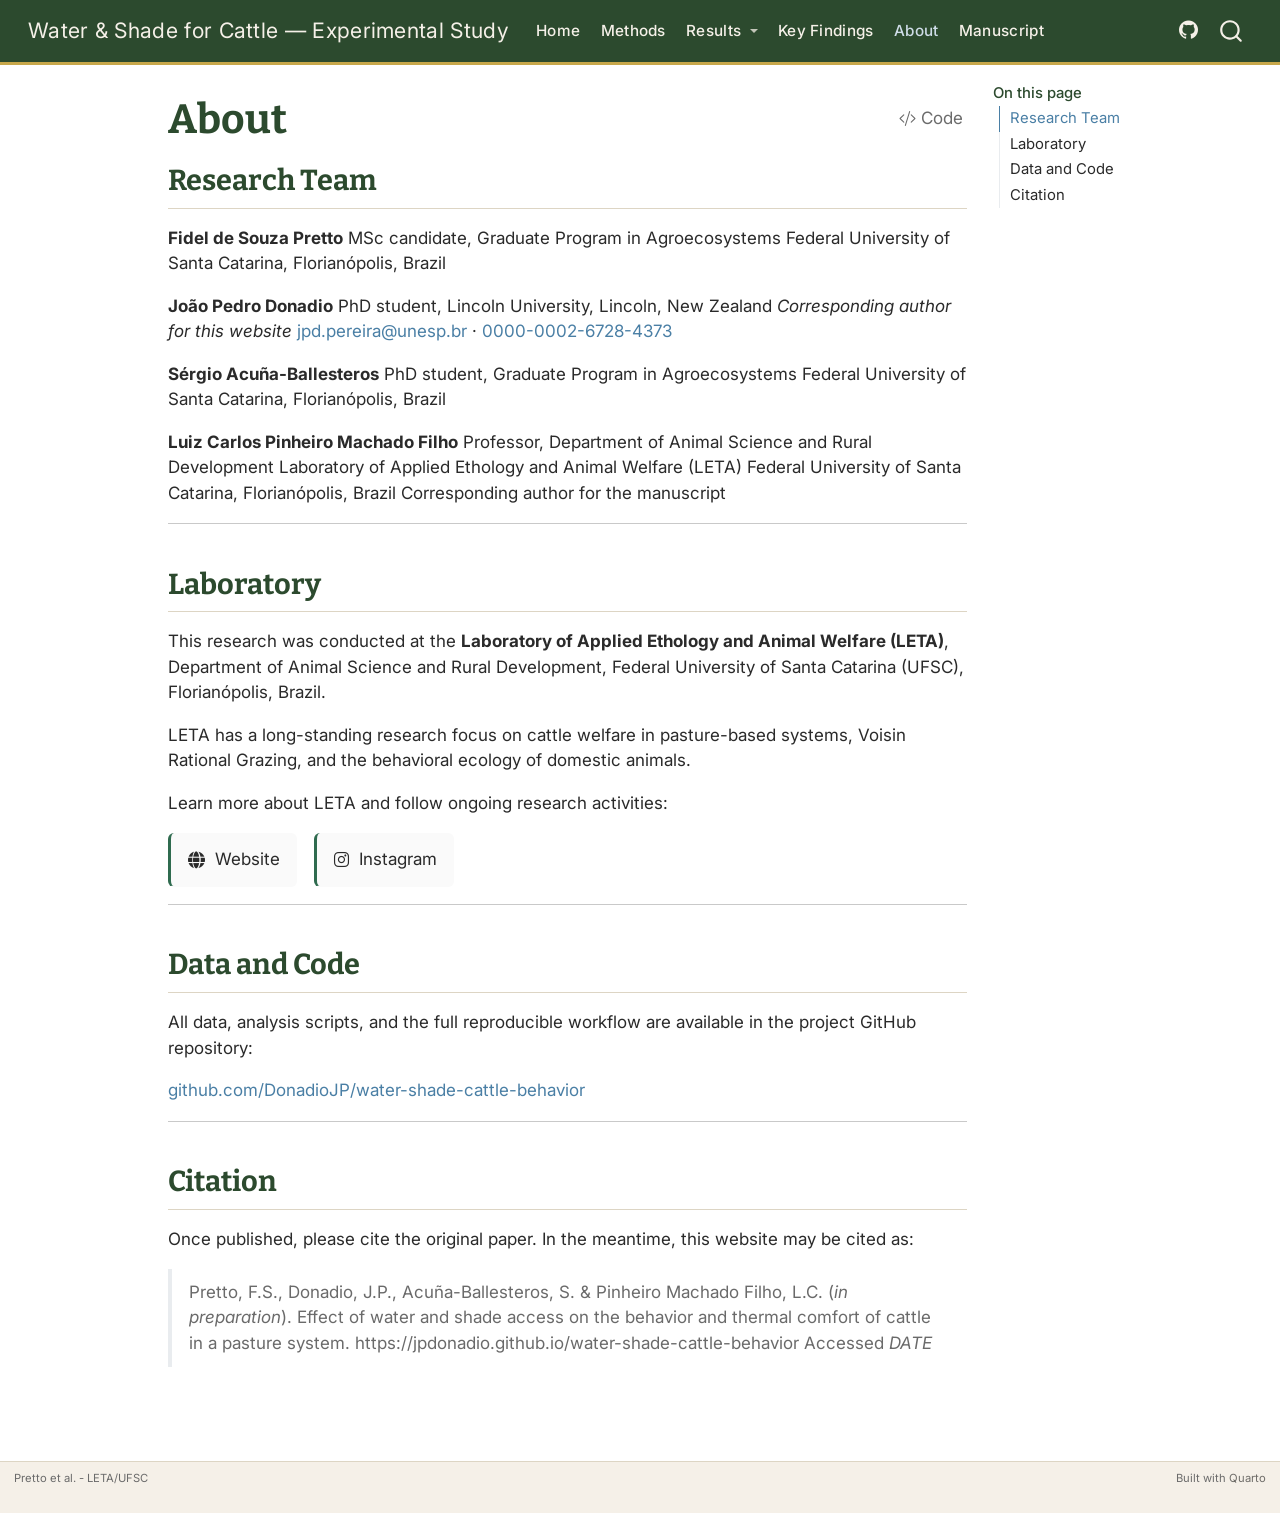
<file: docs/about.html>
<!DOCTYPE html>
<html xmlns="http://www.w3.org/1999/xhtml" lang="en" xml:lang="en"><head>

<meta charset="utf-8">
<meta name="generator" content="quarto-1.9.38">

<meta name="viewport" content="width=device-width, initial-scale=1.0, user-scalable=yes">


<title>About – Water &amp; Shade for Cattle — Experimental Study</title>
<style>
/* Default styles provided by pandoc.
** See https://pandoc.org/MANUAL.html#variables-for-html for config info.
*/
code{white-space: pre-wrap;}
span.smallcaps{font-variant: small-caps;}
div.columns{display: flex; gap: min(4vw, 1.5em);}
div.column{flex: auto; overflow-x: auto;}
div.hanging-indent{margin-left: 1.5em; text-indent: -1.5em;}
ul.task-list{list-style: none;}
ul.task-list li input[type="checkbox"] {
  width: 0.8em;
  margin: 0 0.8em 0.2em -1em; /* quarto-specific, see https://github.com/quarto-dev/quarto-cli/issues/4556 */ 
  vertical-align: middle;
}
/* CSS for syntax highlighting */
html { -webkit-text-size-adjust: 100%; }
pre > code.sourceCode { white-space: pre; position: relative; }
pre > code.sourceCode > span { display: inline-block; line-height: 1.25; }
pre > code.sourceCode > span:empty { height: 1.2em; }
.sourceCode { overflow: visible; }
code.sourceCode > span { color: inherit; text-decoration: inherit; }
div.sourceCode { margin: 1em 0; }
pre.sourceCode { margin: 0; }
@media screen {
div.sourceCode { overflow: auto; }
}
@media print {
pre > code.sourceCode { white-space: pre-wrap; }
pre > code.sourceCode > span { text-indent: -5em; padding-left: 5em; }
}
pre.numberSource code
  { counter-reset: source-line 0; }
pre.numberSource code > span
  { position: relative; left: -4em; counter-increment: source-line; }
pre.numberSource code > span > a:first-child::before
  { content: counter(source-line);
    position: relative; left: -1em; text-align: right; vertical-align: baseline;
    border: none; display: inline-block;
    -webkit-touch-callout: none; -webkit-user-select: none;
    -khtml-user-select: none; -moz-user-select: none;
    -ms-user-select: none; user-select: none;
    padding: 0 4px; width: 4em;
  }
pre.numberSource { margin-left: 3em;  padding-left: 4px; }
div.sourceCode
  {   }
@media screen {
pre > code.sourceCode > span > a:first-child::before { text-decoration: underline; }
}
</style>


<script src="site_libs/quarto-nav/quarto-nav.js"></script>
<script src="site_libs/quarto-nav/headroom.min.js"></script>
<script src="site_libs/clipboard/clipboard.min.js"></script>
<script src="site_libs/quarto-search/autocomplete.umd.js"></script>
<script src="site_libs/quarto-search/fuse.min.js"></script>
<script src="site_libs/quarto-search/quarto-search.js"></script>
<meta name="quarto:offset" content="./">
<link href="./assets/favicon.ico" rel="icon">
<script src="site_libs/quarto-html/quarto.js" type="module"></script>
<script src="site_libs/quarto-html/tabsets/tabsets.js" type="module"></script>
<script src="site_libs/quarto-html/popper.min.js"></script>
<script src="site_libs/quarto-html/tippy.umd.min.js"></script>
<script src="site_libs/quarto-html/anchor.min.js"></script>
<link href="site_libs/quarto-html/tippy.css" rel="stylesheet">
<link href="site_libs/quarto-html/quarto-syntax-highlighting-15634bcf2e68342d4ad2dfa704d543f6.css" rel="stylesheet" id="quarto-text-highlighting-styles">
<script src="site_libs/bootstrap/bootstrap.min.js"></script>
<link href="site_libs/bootstrap/bootstrap-icons.css" rel="stylesheet">
<link href="site_libs/bootstrap/bootstrap-c78ba9cf57c652480f30136bd4f77f89.min.css" rel="stylesheet" append-hash="true" id="quarto-bootstrap" data-mode="light">
<script id="quarto-search-options" type="application/json">{
  "location": "navbar",
  "copy-button": false,
  "collapse-after": 3,
  "panel-placement": "end",
  "type": "overlay",
  "limit": 50,
  "keyboard-shortcut": [
    "f",
    "/",
    "s"
  ],
  "show-item-context": false,
  "language": {
    "search-no-results-text": "No results",
    "search-matching-documents-text": "matching documents",
    "search-copy-link-title": "Copy link to search",
    "search-hide-matches-text": "Hide additional matches",
    "search-more-match-text": "more match in this document",
    "search-more-matches-text": "more matches in this document",
    "search-clear-button-title": "Clear",
    "search-text-placeholder": "",
    "search-detached-cancel-button-title": "Cancel",
    "search-submit-button-title": "Submit",
    "search-label": "Search"
  }
}</script>
<link rel="stylesheet" href="https://cdnjs.cloudflare.com/ajax/libs/font-awesome/6.5.2/css/all.min.css">


</head>

<body class="nav-fixed quarto-light">

<div id="quarto-search-results"></div>
  <header id="quarto-header" class="headroom fixed-top">
    <nav class="navbar navbar-expand-lg " data-bs-theme="dark">
      <div class="navbar-container container-fluid">
      <div class="navbar-brand-container mx-auto">
    <a class="navbar-brand" href="./index.html">
    <span class="navbar-title">Water &amp; Shade for Cattle — Experimental Study</span>
    </a>
  </div>
            <div id="quarto-search" class="" title="Search"></div>
          <button class="navbar-toggler" type="button" data-bs-toggle="collapse" data-bs-target="#navbarCollapse" aria-controls="navbarCollapse" role="menu" aria-expanded="false" aria-label="Toggle navigation" onclick="if (window.quartoToggleHeadroom) { window.quartoToggleHeadroom(); }">
  <span class="navbar-toggler-icon"></span>
</button>
          <div class="collapse navbar-collapse" id="navbarCollapse">
            <ul class="navbar-nav navbar-nav-scroll me-auto">
  <li class="nav-item">
    <a class="nav-link" href="./index.html"> 
<span class="menu-text">Home</span></a>
  </li>  
  <li class="nav-item">
    <a class="nav-link" href="./methods.html"> 
<span class="menu-text">Methods</span></a>
  </li>  
  <li class="nav-item dropdown ">
    <a class="nav-link dropdown-toggle" href="#" id="nav-menu-results" role="link" data-bs-toggle="dropdown" aria-expanded="false">
 <span class="menu-text">Results</span>
    </a>
    <ul class="dropdown-menu" aria-labelledby="nav-menu-results">    
        <li>
    <a class="dropdown-item" href="./results-thermal.html">
 <span class="dropdown-text">Thermal Comfort</span></a>
  </li>  
        <li>
    <a class="dropdown-item" href="./results-behavior.html">
 <span class="dropdown-text">Behavior</span></a>
  </li>  
    </ul>
  </li>
  <li class="nav-item">
    <a class="nav-link" href="./findings.html"> 
<span class="menu-text">Key Findings</span></a>
  </li>  
  <li class="nav-item">
    <a class="nav-link active" href="./about.html" aria-current="page"> 
<span class="menu-text">About</span></a>
  </li>  
  <li class="nav-item">
    <a class="nav-link" href="./manuscript/Prettoetal_paper.html"> 
<span class="menu-text">Manuscript</span></a>
  </li>  
</ul>
            <ul class="navbar-nav navbar-nav-scroll ms-auto">
  <li class="nav-item compact">
    <a class="nav-link" href="https://github.com/DonadioJP/water-shade-cattle-behavior"> <i class="bi bi-github" role="img">
</i> 
<span class="menu-text"></span></a>
  </li>  
</ul>
          </div> <!-- /navcollapse -->
            <div class="quarto-navbar-tools">
</div>
      </div> <!-- /container-fluid -->
    </nav>
</header>
<!-- content -->
<div id="quarto-content" class="quarto-container page-columns page-rows-contents page-layout-article page-navbar">
<!-- sidebar -->
<!-- margin-sidebar -->
    <div id="quarto-margin-sidebar" class="sidebar margin-sidebar">
        <nav id="TOC" role="doc-toc" class="toc-active">
    <h2 id="toc-title">On this page</h2>
   
  <ul>
  <li><a href="#research-team" id="toc-research-team" class="nav-link active" data-scroll-target="#research-team">Research Team</a></li>
  <li><a href="#laboratory" id="toc-laboratory" class="nav-link" data-scroll-target="#laboratory">Laboratory</a></li>
  <li><a href="#data-and-code" id="toc-data-and-code" class="nav-link" data-scroll-target="#data-and-code">Data and Code</a></li>
  <li><a href="#citation" id="toc-citation" class="nav-link" data-scroll-target="#citation">Citation</a></li>
  </ul>
</nav>
    </div>
<!-- main -->
<main class="content" id="quarto-document-content">

<header id="title-block-header" class="quarto-title-block default">
<div class="quarto-title">
<div class="quarto-title-block"><div><h1 class="title">About</h1><button type="button" class="btn code-tools-button" id="quarto-code-tools-source"><i class="bi"></i> Code</button></div></div>
</div>



<div class="quarto-title-meta">

    
  
    
  </div>
  


</header>


<section id="research-team" class="level2">
<h2 class="anchored" data-anchor-id="research-team">Research Team</h2>
<p><strong>Fidel de Souza Pretto</strong> MSc candidate, Graduate Program in Agroecosystems Federal University of Santa Catarina, Florianópolis, Brazil</p>
<p><strong>João Pedro Donadio</strong> PhD student, Lincoln University, Lincoln, New Zealand <em>Corresponding author for this website</em> <a href="mailto:jpd.pereira@unesp.br">jpd.pereira@unesp.br</a> · <a href="https://orcid.org/0000-0002-6728-4373">0000-0002-6728-4373</a></p>
<p><strong>Sérgio Acuña-Ballesteros</strong> PhD student, Graduate Program in Agroecosystems Federal University of Santa Catarina, Florianópolis, Brazil</p>
<p><strong>Luiz Carlos Pinheiro Machado Filho</strong> Professor, Department of Animal Science and Rural Development Laboratory of Applied Ethology and Animal Welfare (LETA) Federal University of Santa Catarina, Florianópolis, Brazil Corresponding author for the manuscript</p>
<hr>
</section>
<section id="laboratory" class="level2">
<h2 class="anchored" data-anchor-id="laboratory">Laboratory</h2>
<p>This research was conducted at the <strong>Laboratory of Applied Ethology and Animal Welfare (LETA)</strong>, Department of Animal Science and Rural Development, Federal University of Santa Catarina (UFSC), Florianópolis, Brazil.</p>
<p>LETA has a long-standing research focus on cattle welfare in pasture-based systems, Voisin Rational Grazing, and the behavioral ecology of domestic animals.</p>
<p>Learn more about LETA and follow ongoing research activities:</p>
<div class="social-links">
  <a href="https://leta.paginas.ufsc.br/" target="_blank" class="social-link">
    <i class="fas fa-globe"></i> Website
  </a>
  <a href="https://www.instagram.com/leta_ufsc/" target="_blank" class="social-link">
    <i class="fab fa-instagram"></i> Instagram
  </a>
</div>
<hr>
</section>
<section id="data-and-code" class="level2">
<h2 class="anchored" data-anchor-id="data-and-code">Data and Code</h2>
<p>All data, analysis scripts, and the full reproducible workflow are available in the project GitHub repository:</p>
<p><a href="https://github.com/DonadioJP/water-shade-cattle-behavior">github.com/DonadioJP/water-shade-cattle-behavior</a></p>
<hr>
</section>
<section id="citation" class="level2">
<h2 class="anchored" data-anchor-id="citation">Citation</h2>
<p>Once published, please cite the original paper. In the meantime, this website may be cited as:</p>
<blockquote class="blockquote">
<p>Pretto, F.S., Donadio, J.P., Acuña-Ballesteros, S. &amp; Pinheiro Machado Filho, L.C. (<em>in preparation</em>). Effect of water and shade access on the behavior and thermal comfort of cattle in a pasture system. https://jpdonadio.github.io/water-shade-cattle-behavior Accessed <em>DATE</em></p>
</blockquote>


<!-- -->

</section>

</main> <!-- /main -->
<script id="quarto-html-after-body" type="application/javascript">
  window.document.addEventListener("DOMContentLoaded", function (event) {
    const icon = "";
    const anchorJS = new window.AnchorJS();
    anchorJS.options = {
      placement: 'right',
      icon: icon
    };
    anchorJS.add('.anchored');
    const isCodeAnnotation = (el) => {
      for (const clz of el.classList) {
        if (clz.startsWith('code-annotation-')) {                     
          return true;
        }
      }
      return false;
    }
    const onCopySuccess = function(e) {
      // button target
      const button = e.trigger;
      // don't keep focus
      button.blur();
      // flash "checked"
      button.classList.add('code-copy-button-checked');
      var currentTitle = button.getAttribute("title");
      button.setAttribute("title", "Copied!");
      let tooltip;
      if (window.bootstrap) {
        button.setAttribute("data-bs-toggle", "tooltip");
        button.setAttribute("data-bs-placement", "left");
        button.setAttribute("data-bs-title", "Copied!");
        tooltip = new bootstrap.Tooltip(button, 
          { trigger: "manual", 
            customClass: "code-copy-button-tooltip",
            offset: [0, -8]});
        tooltip.show();    
      }
      setTimeout(function() {
        if (tooltip) {
          tooltip.hide();
          button.removeAttribute("data-bs-title");
          button.removeAttribute("data-bs-toggle");
          button.removeAttribute("data-bs-placement");
        }
        button.setAttribute("title", currentTitle);
        button.classList.remove('code-copy-button-checked');
      }, 1000);
      // clear code selection
      e.clearSelection();
    }
    const getTextToCopy = function(trigger) {
      const outerScaffold = trigger.parentElement.cloneNode(true);
      const codeEl = outerScaffold.querySelector('code');
      for (const childEl of codeEl.children) {
        if (isCodeAnnotation(childEl)) {
          childEl.remove();
        }
      }
      return codeEl.innerText;
    }
    const clipboard = new window.ClipboardJS('.code-copy-button:not([data-in-quarto-modal])', {
      text: getTextToCopy
    });
    clipboard.on('success', onCopySuccess);
    if (window.document.getElementById('quarto-embedded-source-code-modal')) {
      const clipboardModal = new window.ClipboardJS('.code-copy-button[data-in-quarto-modal]', {
        text: getTextToCopy,
        container: window.document.getElementById('quarto-embedded-source-code-modal')
      });
      clipboardModal.on('success', onCopySuccess);
    }
    const viewSource = window.document.getElementById('quarto-view-source') ||
                       window.document.getElementById('quarto-code-tools-source');
    if (viewSource) {
      const sourceUrl = viewSource.getAttribute("data-quarto-source-url");
      viewSource.addEventListener("click", function(e) {
        if (sourceUrl) {
          // rstudio viewer pane
          if (/\bcapabilities=\b/.test(window.location)) {
            window.open(sourceUrl);
          } else {
            window.location.href = sourceUrl;
          }
        } else {
          const modal = new bootstrap.Modal(document.getElementById('quarto-embedded-source-code-modal'));
          modal.show();
        }
        return false;
      });
    }
    function toggleCodeHandler(show) {
      return function(e) {
        const detailsSrc = window.document.querySelectorAll(".cell > details > .sourceCode");
        for (let i=0; i<detailsSrc.length; i++) {
          const details = detailsSrc[i].parentElement;
          if (show) {
            details.open = true;
          } else {
            details.removeAttribute("open");
          }
        }
        const cellCodeDivs = window.document.querySelectorAll(".cell > .sourceCode");
        const fromCls = show ? "hidden" : "unhidden";
        const toCls = show ? "unhidden" : "hidden";
        for (let i=0; i<cellCodeDivs.length; i++) {
          const codeDiv = cellCodeDivs[i];
          if (codeDiv.classList.contains(fromCls)) {
            codeDiv.classList.remove(fromCls);
            codeDiv.classList.add(toCls);
          } 
        }
        return false;
      }
    }
    const hideAllCode = window.document.getElementById("quarto-hide-all-code");
    if (hideAllCode) {
      hideAllCode.addEventListener("click", toggleCodeHandler(false));
    }
    const showAllCode = window.document.getElementById("quarto-show-all-code");
    if (showAllCode) {
      showAllCode.addEventListener("click", toggleCodeHandler(true));
    }
      var localhostRegex = new RegExp(/^(?:http|https):\/\/localhost\:?[0-9]*\//);
      var mailtoRegex = new RegExp(/^mailto:/);
        var filterRegex = new RegExp('/' + window.location.host + '/');
      var isInternal = (href) => {
          return filterRegex.test(href) || localhostRegex.test(href) || mailtoRegex.test(href);
      }
      // Inspect non-navigation links and adorn them if external
     var links = window.document.querySelectorAll('a[href]:not(.nav-link):not(.navbar-brand):not(.toc-action):not(.sidebar-link):not(.sidebar-item-toggle):not(.pagination-link):not(.no-external):not([aria-hidden]):not(.dropdown-item):not(.quarto-navigation-tool):not(.about-link)');
      for (var i=0; i<links.length; i++) {
        const link = links[i];
        if (!isInternal(link.href)) {
          // undo the damage that might have been done by quarto-nav.js in the case of
          // links that we want to consider external
          if (link.dataset.originalHref !== undefined) {
            link.href = link.dataset.originalHref;
          }
        }
      }
    function tippyHover(el, contentFn, onTriggerFn, onUntriggerFn) {
      const config = {
        allowHTML: true,
        maxWidth: 500,
        delay: 100,
        arrow: false,
        appendTo: function(el) {
            return el.parentElement;
        },
        interactive: true,
        interactiveBorder: 10,
        theme: 'quarto',
        placement: 'bottom-start',
      };
      if (contentFn) {
        config.content = contentFn;
      }
      if (onTriggerFn) {
        config.onTrigger = onTriggerFn;
      }
      if (onUntriggerFn) {
        config.onUntrigger = onUntriggerFn;
      }
      window.tippy(el, config); 
    }
    const noterefs = window.document.querySelectorAll('a[role="doc-noteref"]');
    for (var i=0; i<noterefs.length; i++) {
      const ref = noterefs[i];
      tippyHover(ref, function() {
        // use id or data attribute instead here
        let href = ref.getAttribute('data-footnote-href') || ref.getAttribute('href');
        try { href = new URL(href).hash; } catch {}
        const id = href.replace(/^#\/?/, "");
        const note = window.document.getElementById(id);
        if (note) {
          return note.innerHTML;
        } else {
          return "";
        }
      });
    }
    const xrefs = window.document.querySelectorAll('a.quarto-xref');
    const processXRef = (id, note) => {
      // Strip column container classes
      const stripColumnClz = (el) => {
        el.classList.remove("page-full", "page-columns");
        if (el.children) {
          for (const child of el.children) {
            stripColumnClz(child);
          }
        }
      }
      stripColumnClz(note)
      if (id === null || id.startsWith('sec-')) {
        // Special case sections, only their first couple elements
        const container = document.createElement("div");
        if (note.children && note.children.length > 2) {
          container.appendChild(note.children[0].cloneNode(true));
          for (let i = 1; i < note.children.length; i++) {
            const child = note.children[i];
            if (child.tagName === "P" && child.innerText === "") {
              continue;
            } else {
              container.appendChild(child.cloneNode(true));
              break;
            }
          }
          if (window.Quarto?.typesetMath) {
            window.Quarto.typesetMath(container);
          }
          return container.innerHTML
        } else {
          if (window.Quarto?.typesetMath) {
            window.Quarto.typesetMath(note);
          }
          return note.innerHTML;
        }
      } else {
        // Remove any anchor links if they are present
        const anchorLink = note.querySelector('a.anchorjs-link');
        if (anchorLink) {
          anchorLink.remove();
        }
        if (window.Quarto?.typesetMath) {
          window.Quarto.typesetMath(note);
        }
        if (note.classList.contains("callout")) {
          return note.outerHTML;
        } else {
          return note.innerHTML;
        }
      }
    }
    for (var i=0; i<xrefs.length; i++) {
      const xref = xrefs[i];
      tippyHover(xref, undefined, function(instance) {
        instance.disable();
        let url = xref.getAttribute('href');
        let hash = undefined; 
        if (url.startsWith('#')) {
          hash = url;
        } else {
          try { hash = new URL(url).hash; } catch {}
        }
        if (hash) {
          const id = hash.replace(/^#\/?/, "");
          const note = window.document.getElementById(id);
          if (note !== null) {
            try {
              const html = processXRef(id, note.cloneNode(true));
              instance.setContent(html);
            } finally {
              instance.enable();
              instance.show();
            }
          } else {
            // See if we can fetch this
            fetch(url.split('#')[0])
            .then(res => res.text())
            .then(html => {
              const parser = new DOMParser();
              const htmlDoc = parser.parseFromString(html, "text/html");
              const note = htmlDoc.getElementById(id);
              if (note !== null) {
                const html = processXRef(id, note);
                instance.setContent(html);
              } 
            }).finally(() => {
              instance.enable();
              instance.show();
            });
          }
        } else {
          // See if we can fetch a full url (with no hash to target)
          // This is a special case and we should probably do some content thinning / targeting
          fetch(url)
          .then(res => res.text())
          .then(html => {
            const parser = new DOMParser();
            const htmlDoc = parser.parseFromString(html, "text/html");
            const note = htmlDoc.querySelector('main.content');
            if (note !== null) {
              // This should only happen for chapter cross references
              // (since there is no id in the URL)
              // remove the first header
              if (note.children.length > 0 && note.children[0].tagName === "HEADER") {
                note.children[0].remove();
              }
              const html = processXRef(null, note);
              instance.setContent(html);
            } 
          }).finally(() => {
            instance.enable();
            instance.show();
          });
        }
      }, function(instance) {
      });
    }
        let selectedAnnoteEl;
        const selectorForAnnotation = ( cell, annotation) => {
          let cellAttr = 'data-code-cell="' + cell + '"';
          let lineAttr = 'data-code-annotation="' +  annotation + '"';
          const selector = 'span[' + cellAttr + '][' + lineAttr + ']';
          return selector;
        }
        const selectCodeLines = (annoteEl) => {
          const doc = window.document;
          const targetCell = annoteEl.getAttribute("data-target-cell");
          const targetAnnotation = annoteEl.getAttribute("data-target-annotation");
          const annoteSpan = window.document.querySelector(selectorForAnnotation(targetCell, targetAnnotation));
          const lines = annoteSpan.getAttribute("data-code-lines").split(",");
          const lineIds = lines.map((line) => {
            return targetCell + "-" + line;
          })
          let top = null;
          let height = null;
          let parent = null;
          if (lineIds.length > 0) {
              //compute the position of the single el (top and bottom and make a div)
              const el = window.document.getElementById(lineIds[0]);
              top = el.offsetTop;
              height = el.offsetHeight;
              parent = el.parentElement.parentElement;
            if (lineIds.length > 1) {
              const lastEl = window.document.getElementById(lineIds[lineIds.length - 1]);
              const bottom = lastEl.offsetTop + lastEl.offsetHeight;
              height = bottom - top;
            }
            if (top !== null && height !== null && parent !== null) {
              // cook up a div (if necessary) and position it 
              let div = window.document.getElementById("code-annotation-line-highlight");
              if (div === null) {
                div = window.document.createElement("div");
                div.setAttribute("id", "code-annotation-line-highlight");
                div.style.position = 'absolute';
                parent.appendChild(div);
              }
              div.style.top = top - 2 + "px";
              div.style.height = height + 4 + "px";
              div.style.left = 0;
              let gutterDiv = window.document.getElementById("code-annotation-line-highlight-gutter");
              if (gutterDiv === null) {
                gutterDiv = window.document.createElement("div");
                gutterDiv.setAttribute("id", "code-annotation-line-highlight-gutter");
                gutterDiv.style.position = 'absolute';
                const codeCell = window.document.getElementById(targetCell);
                const gutter = codeCell.querySelector('.code-annotation-gutter');
                gutter.appendChild(gutterDiv);
              }
              gutterDiv.style.top = top - 2 + "px";
              gutterDiv.style.height = height + 4 + "px";
            }
            selectedAnnoteEl = annoteEl;
          }
        };
        const unselectCodeLines = () => {
          const elementsIds = ["code-annotation-line-highlight", "code-annotation-line-highlight-gutter"];
          elementsIds.forEach((elId) => {
            const div = window.document.getElementById(elId);
            if (div) {
              div.remove();
            }
          });
          selectedAnnoteEl = undefined;
        };
          // Handle positioning of the toggle
      window.addEventListener(
        "resize",
        throttle(() => {
          elRect = undefined;
          if (selectedAnnoteEl) {
            selectCodeLines(selectedAnnoteEl);
          }
        }, 10)
      );
      function throttle(fn, ms) {
      let throttle = false;
      let timer;
        return (...args) => {
          if(!throttle) { // first call gets through
              fn.apply(this, args);
              throttle = true;
          } else { // all the others get throttled
              if(timer) clearTimeout(timer); // cancel #2
              timer = setTimeout(() => {
                fn.apply(this, args);
                timer = throttle = false;
              }, ms);
          }
        };
      }
        // Attach click handler to the DT
        const annoteDls = window.document.querySelectorAll('dt[data-target-cell]');
        for (const annoteDlNode of annoteDls) {
          annoteDlNode.addEventListener('click', (event) => {
            const clickedEl = event.target;
            if (clickedEl !== selectedAnnoteEl) {
              unselectCodeLines();
              const activeEl = window.document.querySelector('dt[data-target-cell].code-annotation-active');
              if (activeEl) {
                activeEl.classList.remove('code-annotation-active');
              }
              selectCodeLines(clickedEl);
              clickedEl.classList.add('code-annotation-active');
            } else {
              // Unselect the line
              unselectCodeLines();
              clickedEl.classList.remove('code-annotation-active');
            }
          });
        }
    const findCites = (el) => {
      const parentEl = el.parentElement;
      if (parentEl) {
        const cites = parentEl.dataset.cites;
        if (cites) {
          return {
            el,
            cites: cites.split(' ')
          };
        } else {
          return findCites(el.parentElement)
        }
      } else {
        return undefined;
      }
    };
    var bibliorefs = window.document.querySelectorAll('a[role="doc-biblioref"]');
    for (var i=0; i<bibliorefs.length; i++) {
      const ref = bibliorefs[i];
      const citeInfo = findCites(ref);
      if (citeInfo) {
        tippyHover(citeInfo.el, function() {
          var popup = window.document.createElement('div');
          citeInfo.cites.forEach(function(cite) {
            var citeDiv = window.document.createElement('div');
            citeDiv.classList.add('hanging-indent');
            citeDiv.classList.add('csl-entry');
            var biblioDiv = window.document.getElementById('ref-' + cite);
            if (biblioDiv) {
              citeDiv.innerHTML = biblioDiv.innerHTML;
            }
            popup.appendChild(citeDiv);
          });
          return popup.innerHTML;
        });
      }
    }
  });
  </script><div class="modal fade" id="quarto-embedded-source-code-modal" tabindex="-1" aria-labelledby="quarto-embedded-source-code-modal-label" aria-hidden="true"><div class="modal-dialog modal-dialog-scrollable"><div class="modal-content"><div class="modal-header"><h5 class="modal-title" id="quarto-embedded-source-code-modal-label">Source Code</h5><button class="btn-close" data-bs-dismiss="modal"></button></div><div class="modal-body"><div class="">
<div class="code-copy-outer-scaffold"><div class="sourceCode" id="cb1" data-shortcodes="false"><pre class="sourceCode markdown code-with-copy"><code class="sourceCode markdown"><span id="cb1-1"><a href="#cb1-1" aria-hidden="true" tabindex="-1"></a><span class="co">---</span></span>
<span id="cb1-2"><a href="#cb1-2" aria-hidden="true" tabindex="-1"></a><span class="an">title:</span><span class="co"> "About"</span></span>
<span id="cb1-3"><a href="#cb1-3" aria-hidden="true" tabindex="-1"></a><span class="co">---</span></span>
<span id="cb1-4"><a href="#cb1-4" aria-hidden="true" tabindex="-1"></a></span>
<span id="cb1-5"><a href="#cb1-5" aria-hidden="true" tabindex="-1"></a><span class="fu">## Research Team</span></span>
<span id="cb1-6"><a href="#cb1-6" aria-hidden="true" tabindex="-1"></a></span>
<span id="cb1-7"><a href="#cb1-7" aria-hidden="true" tabindex="-1"></a>**Fidel de Souza Pretto**</span>
<span id="cb1-8"><a href="#cb1-8" aria-hidden="true" tabindex="-1"></a>MSc candidate, Graduate Program in Agroecosystems</span>
<span id="cb1-9"><a href="#cb1-9" aria-hidden="true" tabindex="-1"></a>Federal University of Santa Catarina, Florianópolis, Brazil</span>
<span id="cb1-10"><a href="#cb1-10" aria-hidden="true" tabindex="-1"></a></span>
<span id="cb1-11"><a href="#cb1-11" aria-hidden="true" tabindex="-1"></a>**João Pedro Donadio**</span>
<span id="cb1-12"><a href="#cb1-12" aria-hidden="true" tabindex="-1"></a>PhD student, Lincoln University, Lincoln, New Zealand</span>
<span id="cb1-13"><a href="#cb1-13" aria-hidden="true" tabindex="-1"></a>*Corresponding author for this website*</span>
<span id="cb1-14"><a href="#cb1-14" aria-hidden="true" tabindex="-1"></a><span class="co">[</span><span class="ot">jpd.pereira@unesp.br</span><span class="co">](mailto:jpd.pereira@unesp.br)</span> · <span class="co">[</span><span class="ot">0000-0002-6728-4373</span><span class="co">](https://orcid.org/0000-0002-6728-4373)</span></span>
<span id="cb1-15"><a href="#cb1-15" aria-hidden="true" tabindex="-1"></a></span>
<span id="cb1-16"><a href="#cb1-16" aria-hidden="true" tabindex="-1"></a>**Sérgio Acuña-Ballesteros**</span>
<span id="cb1-17"><a href="#cb1-17" aria-hidden="true" tabindex="-1"></a>PhD student, Graduate Program in Agroecosystems</span>
<span id="cb1-18"><a href="#cb1-18" aria-hidden="true" tabindex="-1"></a>Federal University of Santa Catarina, Florianópolis, Brazil</span>
<span id="cb1-19"><a href="#cb1-19" aria-hidden="true" tabindex="-1"></a></span>
<span id="cb1-20"><a href="#cb1-20" aria-hidden="true" tabindex="-1"></a>**Luiz Carlos Pinheiro Machado Filho**</span>
<span id="cb1-21"><a href="#cb1-21" aria-hidden="true" tabindex="-1"></a>Professor, Department of Animal Science and Rural Development</span>
<span id="cb1-22"><a href="#cb1-22" aria-hidden="true" tabindex="-1"></a>Laboratory of Applied Ethology and Animal Welfare (LETA)</span>
<span id="cb1-23"><a href="#cb1-23" aria-hidden="true" tabindex="-1"></a>Federal University of Santa Catarina, Florianópolis, Brazil</span>
<span id="cb1-24"><a href="#cb1-24" aria-hidden="true" tabindex="-1"></a>Corresponding author for the manuscript</span>
<span id="cb1-25"><a href="#cb1-25" aria-hidden="true" tabindex="-1"></a></span>
<span id="cb1-26"><a href="#cb1-26" aria-hidden="true" tabindex="-1"></a>---</span>
<span id="cb1-27"><a href="#cb1-27" aria-hidden="true" tabindex="-1"></a></span>
<span id="cb1-28"><a href="#cb1-28" aria-hidden="true" tabindex="-1"></a><span class="fu">## Laboratory</span></span>
<span id="cb1-29"><a href="#cb1-29" aria-hidden="true" tabindex="-1"></a></span>
<span id="cb1-30"><a href="#cb1-30" aria-hidden="true" tabindex="-1"></a>This research was conducted at the **Laboratory of Applied Ethology and Animal Welfare (LETA)**, Department of Animal Science and Rural Development, Federal University of Santa Catarina (UFSC), Florianópolis, Brazil.</span>
<span id="cb1-31"><a href="#cb1-31" aria-hidden="true" tabindex="-1"></a></span>
<span id="cb1-32"><a href="#cb1-32" aria-hidden="true" tabindex="-1"></a>LETA has a long-standing research focus on cattle welfare in pasture-based systems, Voisin Rational Grazing, and the behavioral ecology of domestic animals.</span>
<span id="cb1-33"><a href="#cb1-33" aria-hidden="true" tabindex="-1"></a></span>
<span id="cb1-34"><a href="#cb1-34" aria-hidden="true" tabindex="-1"></a>Learn more about LETA and follow ongoing research activities:</span>
<span id="cb1-35"><a href="#cb1-35" aria-hidden="true" tabindex="-1"></a><span class="in">```{=html}</span></span>
<span id="cb1-36"><a href="#cb1-36" aria-hidden="true" tabindex="-1"></a><span class="in">&lt;div class="social-links"&gt;</span></span>
<span id="cb1-37"><a href="#cb1-37" aria-hidden="true" tabindex="-1"></a><span class="in">  &lt;a href="https://leta.paginas.ufsc.br/" target="_blank" class="social-link"&gt;</span></span>
<span id="cb1-38"><a href="#cb1-38" aria-hidden="true" tabindex="-1"></a><span class="in">    &lt;i class="fas fa-globe"&gt;&lt;/i&gt; Website</span></span>
<span id="cb1-39"><a href="#cb1-39" aria-hidden="true" tabindex="-1"></a><span class="in">  &lt;/a&gt;</span></span>
<span id="cb1-40"><a href="#cb1-40" aria-hidden="true" tabindex="-1"></a><span class="in">  &lt;a href="https://www.instagram.com/leta_ufsc/" target="_blank" class="social-link"&gt;</span></span>
<span id="cb1-41"><a href="#cb1-41" aria-hidden="true" tabindex="-1"></a><span class="in">    &lt;i class="fab fa-instagram"&gt;&lt;/i&gt; Instagram</span></span>
<span id="cb1-42"><a href="#cb1-42" aria-hidden="true" tabindex="-1"></a><span class="in">  &lt;/a&gt;</span></span>
<span id="cb1-43"><a href="#cb1-43" aria-hidden="true" tabindex="-1"></a><span class="in">&lt;/div&gt;</span></span>
<span id="cb1-44"><a href="#cb1-44" aria-hidden="true" tabindex="-1"></a><span class="in">```</span></span>
<span id="cb1-45"><a href="#cb1-45" aria-hidden="true" tabindex="-1"></a></span>
<span id="cb1-46"><a href="#cb1-46" aria-hidden="true" tabindex="-1"></a>---</span>
<span id="cb1-47"><a href="#cb1-47" aria-hidden="true" tabindex="-1"></a></span>
<span id="cb1-48"><a href="#cb1-48" aria-hidden="true" tabindex="-1"></a></span>
<span id="cb1-49"><a href="#cb1-49" aria-hidden="true" tabindex="-1"></a><span class="fu">## Data and Code</span></span>
<span id="cb1-50"><a href="#cb1-50" aria-hidden="true" tabindex="-1"></a></span>
<span id="cb1-51"><a href="#cb1-51" aria-hidden="true" tabindex="-1"></a>All data, analysis scripts, and the full reproducible workflow are available in the project GitHub repository:</span>
<span id="cb1-52"><a href="#cb1-52" aria-hidden="true" tabindex="-1"></a></span>
<span id="cb1-53"><a href="#cb1-53" aria-hidden="true" tabindex="-1"></a><span class="co">[</span><span class="ot">github.com/DonadioJP/water-shade-cattle-behavior</span><span class="co">](https://github.com/DonadioJP/water-shade-cattle-behavior)</span></span>
<span id="cb1-54"><a href="#cb1-54" aria-hidden="true" tabindex="-1"></a></span>
<span id="cb1-55"><a href="#cb1-55" aria-hidden="true" tabindex="-1"></a>---</span>
<span id="cb1-56"><a href="#cb1-56" aria-hidden="true" tabindex="-1"></a></span>
<span id="cb1-57"><a href="#cb1-57" aria-hidden="true" tabindex="-1"></a><span class="fu">## Citation</span></span>
<span id="cb1-58"><a href="#cb1-58" aria-hidden="true" tabindex="-1"></a></span>
<span id="cb1-59"><a href="#cb1-59" aria-hidden="true" tabindex="-1"></a>Once published, please cite the original paper. In the meantime, this website may be cited as:</span>
<span id="cb1-60"><a href="#cb1-60" aria-hidden="true" tabindex="-1"></a></span>
<span id="cb1-61"><a href="#cb1-61" aria-hidden="true" tabindex="-1"></a><span class="at">&gt; Pretto, F.S., Donadio, J.P., Acuña-Ballesteros, S. &amp; Pinheiro Machado Filho, L.C. (*in preparation*). Effect of water and shade access on the behavior and thermal comfort of cattle in a pasture system. https://jpdonadio.github.io/water-shade-cattle-behavior Accessed *DATE*</span></span></code></pre></div><button title="Copy to Clipboard" class="code-copy-button" data-in-quarto-modal=""><i class="bi"></i></button></div>
</div></div></div></div></div>
</div> <!-- /content -->
<footer class="footer">
  <div class="nav-footer">
    <div class="nav-footer-left">
<p>Pretto et al.&nbsp;- LETA/UFSC</p>
</div>   
    <div class="nav-footer-center">
      &nbsp;
    </div>
    <div class="nav-footer-right">
<p>Built with <a href="https://quarto.org">Quarto</a></p>
</div>
  </div>
</footer>




</body></html>
</file>
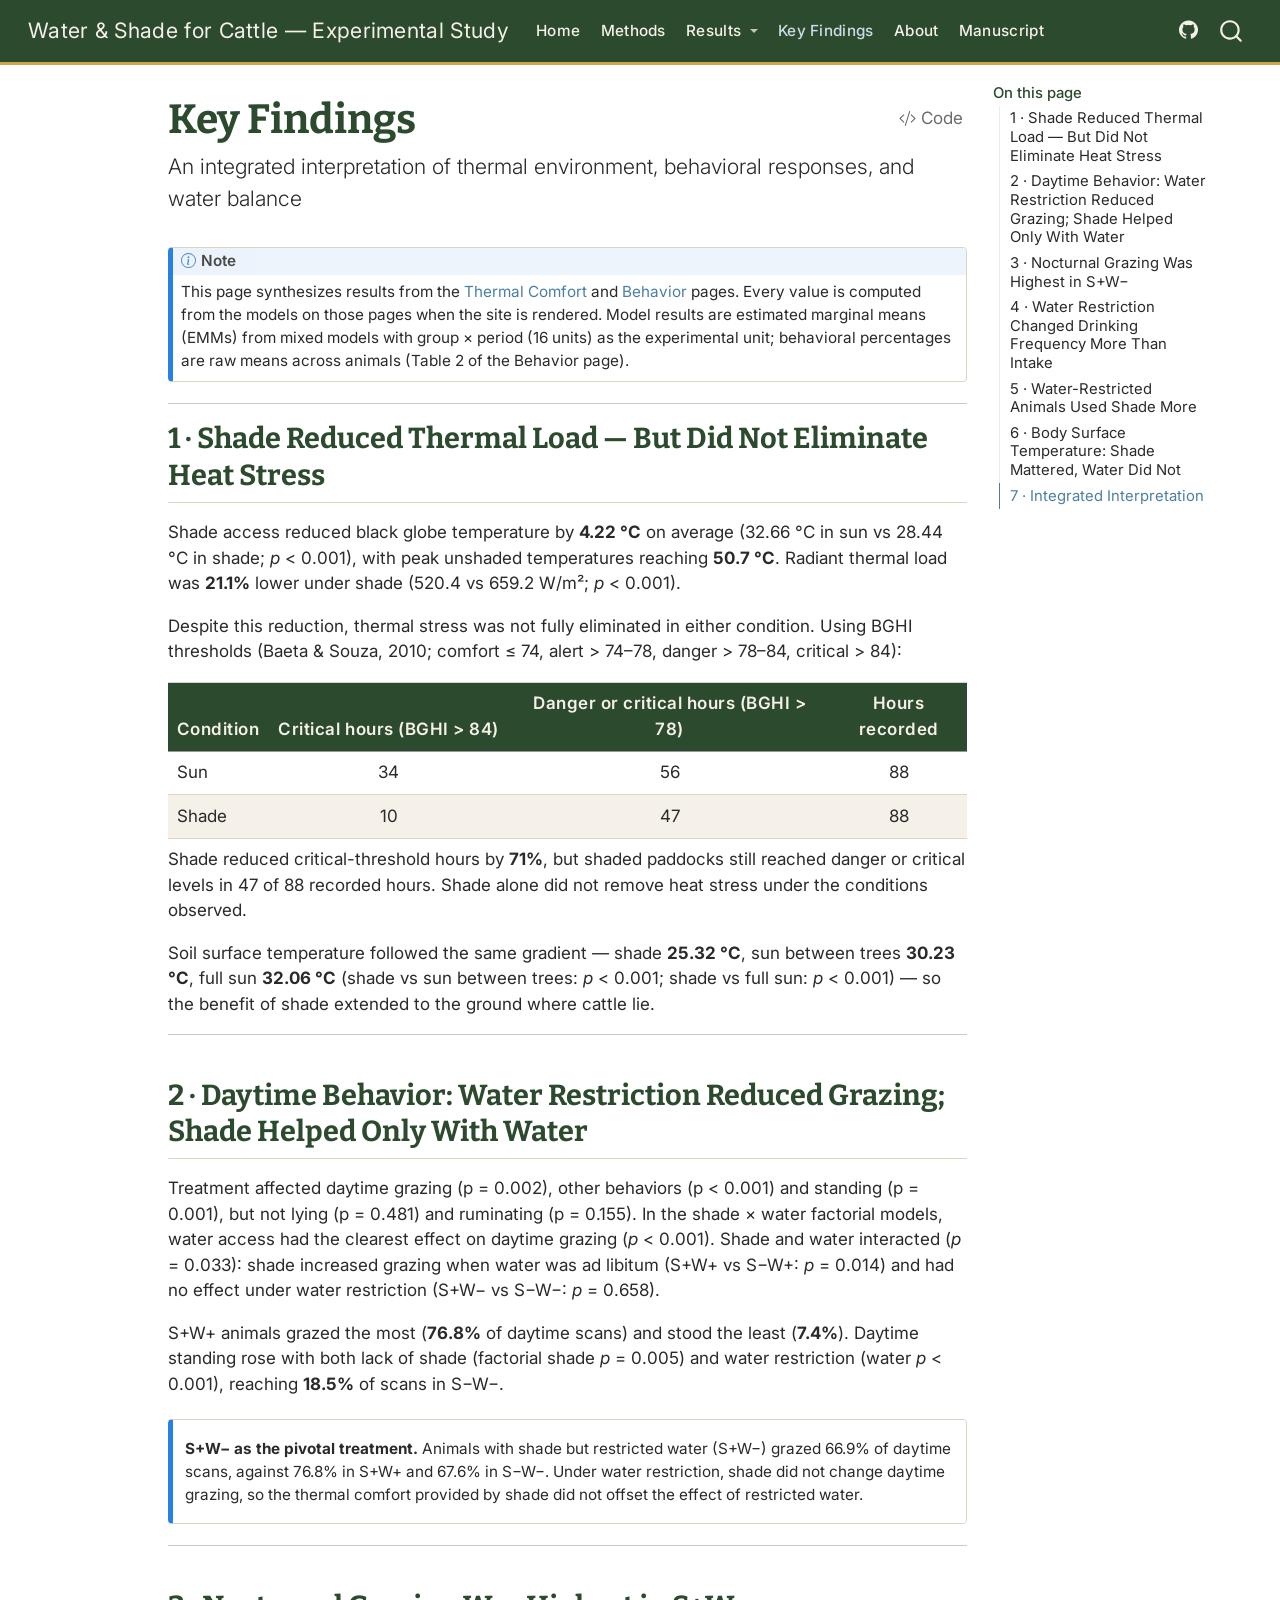
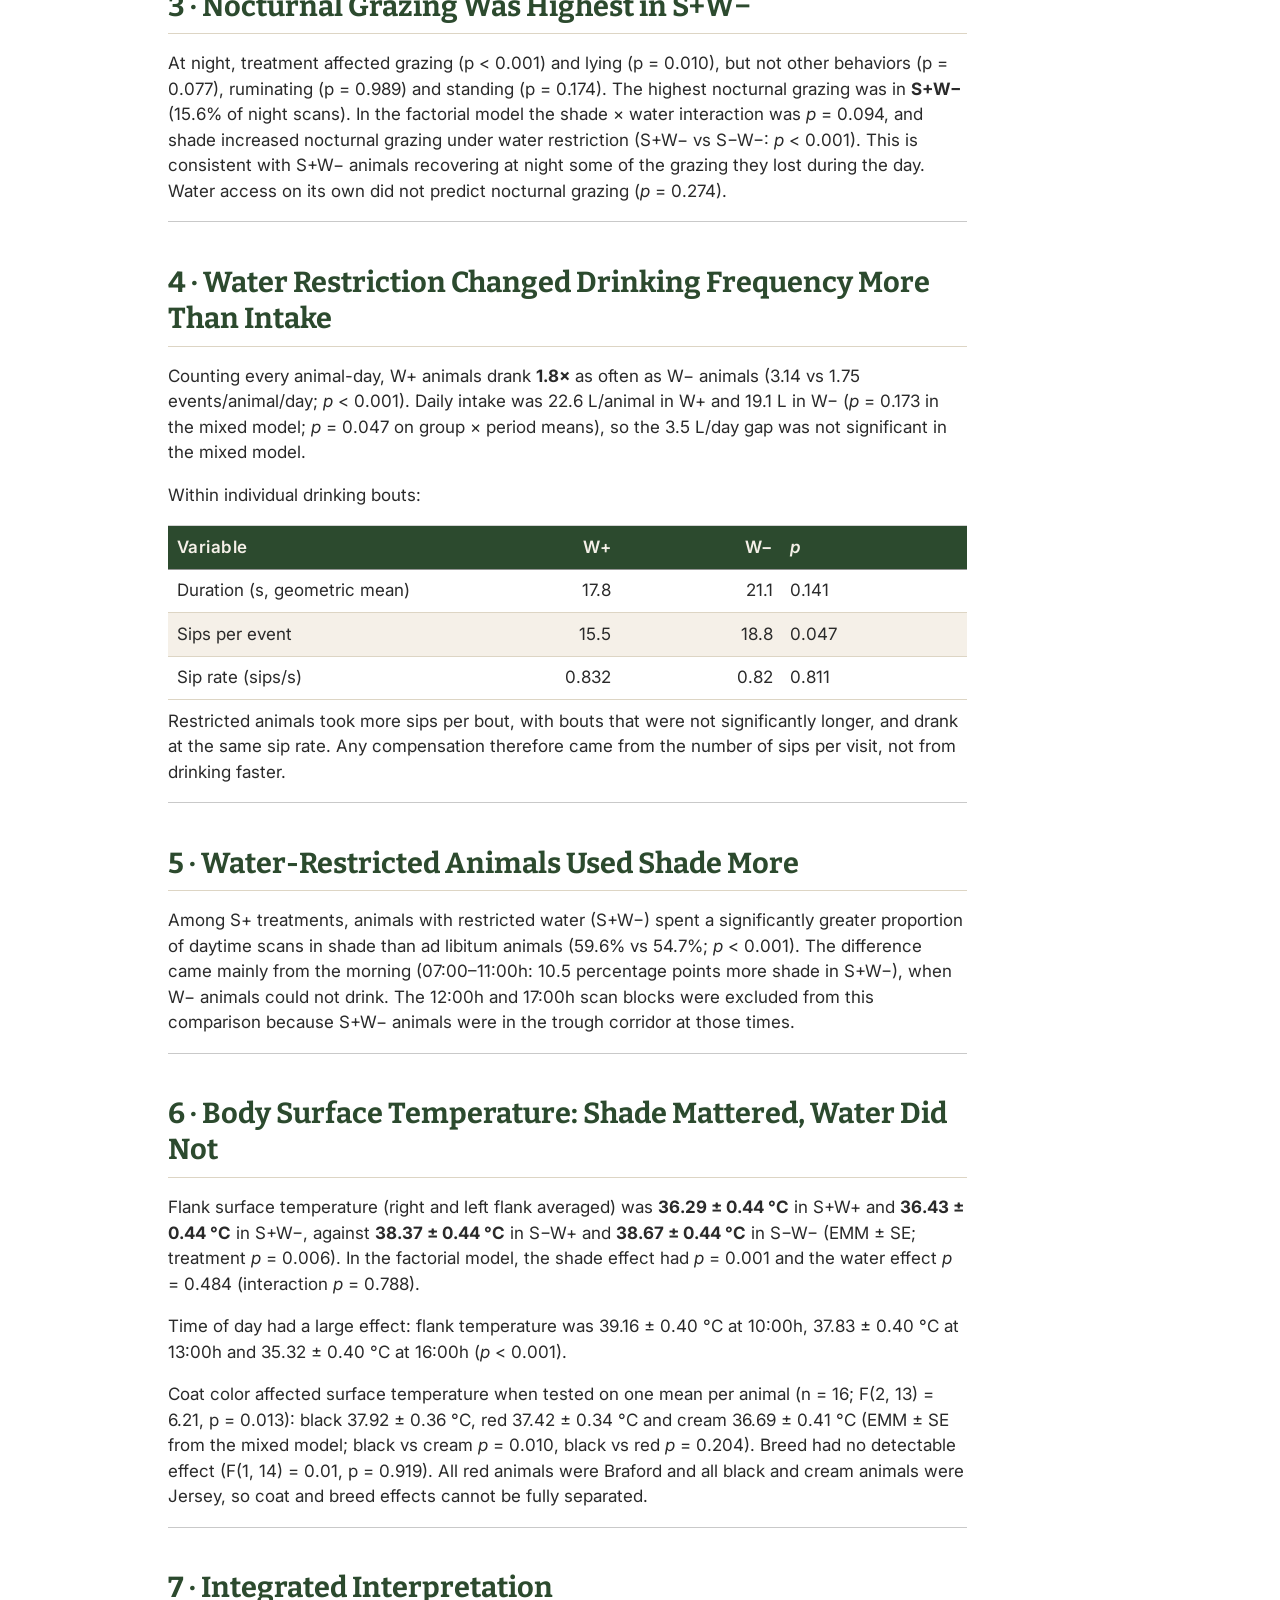
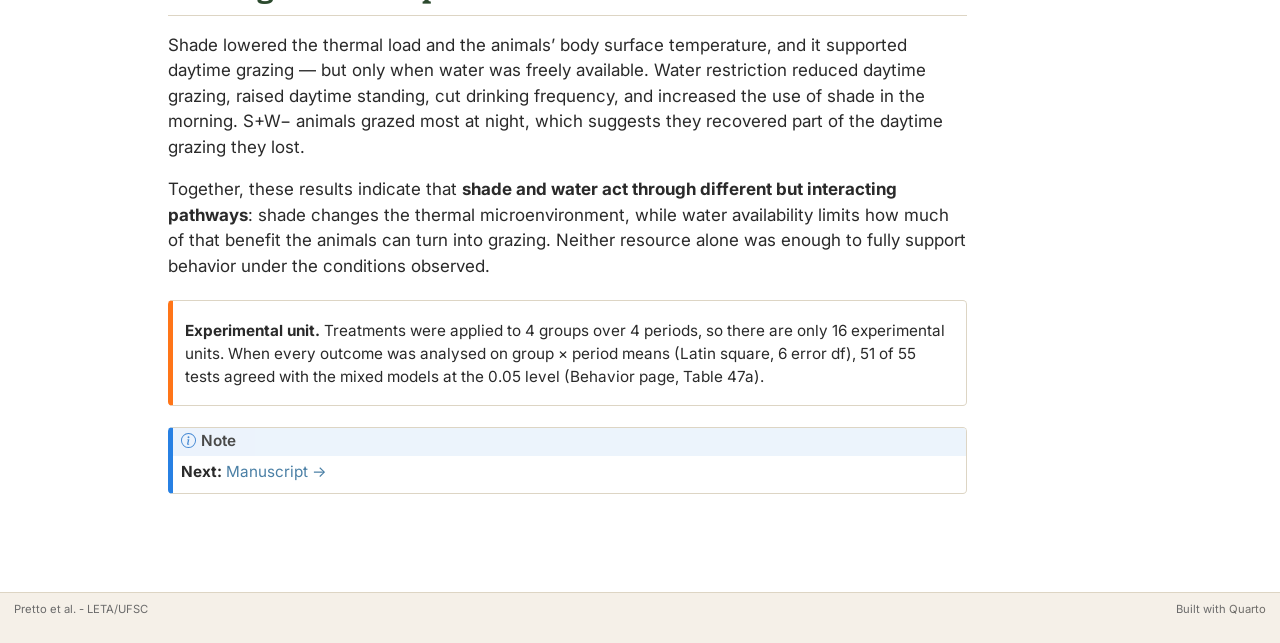
<file: docs/findings.html>
<!DOCTYPE html>
<html xmlns="http://www.w3.org/1999/xhtml" lang="en" xml:lang="en"><head>

<meta charset="utf-8">
<meta name="generator" content="quarto-1.9.38">

<meta name="viewport" content="width=device-width, initial-scale=1.0, user-scalable=yes">


<title>Key Findings – Water &amp; Shade for Cattle — Experimental Study</title>
<style>
/* Default styles provided by pandoc.
** See https://pandoc.org/MANUAL.html#variables-for-html for config info.
*/
code{white-space: pre-wrap;}
span.smallcaps{font-variant: small-caps;}
div.columns{display: flex; gap: min(4vw, 1.5em);}
div.column{flex: auto; overflow-x: auto;}
div.hanging-indent{margin-left: 1.5em; text-indent: -1.5em;}
ul.task-list{list-style: none;}
ul.task-list li input[type="checkbox"] {
  width: 0.8em;
  margin: 0 0.8em 0.2em -1em; /* quarto-specific, see https://github.com/quarto-dev/quarto-cli/issues/4556 */ 
  vertical-align: middle;
}
/* CSS for syntax highlighting */
html { -webkit-text-size-adjust: 100%; }
pre > code.sourceCode { white-space: pre; position: relative; }
pre > code.sourceCode > span { display: inline-block; line-height: 1.25; }
pre > code.sourceCode > span:empty { height: 1.2em; }
.sourceCode { overflow: visible; }
code.sourceCode > span { color: inherit; text-decoration: inherit; }
div.sourceCode { margin: 1em 0; }
pre.sourceCode { margin: 0; }
@media screen {
div.sourceCode { overflow: auto; }
}
@media print {
pre > code.sourceCode { white-space: pre-wrap; }
pre > code.sourceCode > span { text-indent: -5em; padding-left: 5em; }
}
pre.numberSource code
  { counter-reset: source-line 0; }
pre.numberSource code > span
  { position: relative; left: -4em; counter-increment: source-line; }
pre.numberSource code > span > a:first-child::before
  { content: counter(source-line);
    position: relative; left: -1em; text-align: right; vertical-align: baseline;
    border: none; display: inline-block;
    -webkit-touch-callout: none; -webkit-user-select: none;
    -khtml-user-select: none; -moz-user-select: none;
    -ms-user-select: none; user-select: none;
    padding: 0 4px; width: 4em;
  }
pre.numberSource { margin-left: 3em;  padding-left: 4px; }
div.sourceCode
  {   }
@media screen {
pre > code.sourceCode > span > a:first-child::before { text-decoration: underline; }
}
</style>


<script src="site_libs/quarto-nav/quarto-nav.js"></script>
<script src="site_libs/quarto-nav/headroom.min.js"></script>
<script src="site_libs/clipboard/clipboard.min.js"></script>
<script src="site_libs/quarto-search/autocomplete.umd.js"></script>
<script src="site_libs/quarto-search/fuse.min.js"></script>
<script src="site_libs/quarto-search/quarto-search.js"></script>
<meta name="quarto:offset" content="./">
<link href="./assets/favicon.ico" rel="icon">
<script src="site_libs/quarto-html/quarto.js" type="module"></script>
<script src="site_libs/quarto-html/tabsets/tabsets.js" type="module"></script>
<script src="site_libs/quarto-html/popper.min.js"></script>
<script src="site_libs/quarto-html/tippy.umd.min.js"></script>
<script src="site_libs/quarto-html/anchor.min.js"></script>
<link href="site_libs/quarto-html/tippy.css" rel="stylesheet">
<link href="site_libs/quarto-html/quarto-syntax-highlighting-15634bcf2e68342d4ad2dfa704d543f6.css" rel="stylesheet" id="quarto-text-highlighting-styles">
<script src="site_libs/bootstrap/bootstrap.min.js"></script>
<link href="site_libs/bootstrap/bootstrap-icons.css" rel="stylesheet">
<link href="site_libs/bootstrap/bootstrap-c78ba9cf57c652480f30136bd4f77f89.min.css" rel="stylesheet" append-hash="true" id="quarto-bootstrap" data-mode="light">
<script id="quarto-search-options" type="application/json">{
  "location": "navbar",
  "copy-button": false,
  "collapse-after": 3,
  "panel-placement": "end",
  "type": "overlay",
  "limit": 50,
  "keyboard-shortcut": [
    "f",
    "/",
    "s"
  ],
  "show-item-context": false,
  "language": {
    "search-no-results-text": "No results",
    "search-matching-documents-text": "matching documents",
    "search-copy-link-title": "Copy link to search",
    "search-hide-matches-text": "Hide additional matches",
    "search-more-match-text": "more match in this document",
    "search-more-matches-text": "more matches in this document",
    "search-clear-button-title": "Clear",
    "search-text-placeholder": "",
    "search-detached-cancel-button-title": "Cancel",
    "search-submit-button-title": "Submit",
    "search-label": "Search"
  }
}</script>
<link rel="stylesheet" href="https://cdnjs.cloudflare.com/ajax/libs/font-awesome/6.5.2/css/all.min.css">


</head>

<body class="nav-fixed quarto-light">

<div id="quarto-search-results"></div>
  <header id="quarto-header" class="headroom fixed-top">
    <nav class="navbar navbar-expand-lg " data-bs-theme="dark">
      <div class="navbar-container container-fluid">
      <div class="navbar-brand-container mx-auto">
    <a class="navbar-brand" href="./index.html">
    <span class="navbar-title">Water &amp; Shade for Cattle — Experimental Study</span>
    </a>
  </div>
            <div id="quarto-search" class="" title="Search"></div>
          <button class="navbar-toggler" type="button" data-bs-toggle="collapse" data-bs-target="#navbarCollapse" aria-controls="navbarCollapse" role="menu" aria-expanded="false" aria-label="Toggle navigation" onclick="if (window.quartoToggleHeadroom) { window.quartoToggleHeadroom(); }">
  <span class="navbar-toggler-icon"></span>
</button>
          <div class="collapse navbar-collapse" id="navbarCollapse">
            <ul class="navbar-nav navbar-nav-scroll me-auto">
  <li class="nav-item">
    <a class="nav-link" href="./index.html"> 
<span class="menu-text">Home</span></a>
  </li>  
  <li class="nav-item">
    <a class="nav-link" href="./methods.html"> 
<span class="menu-text">Methods</span></a>
  </li>  
  <li class="nav-item dropdown ">
    <a class="nav-link dropdown-toggle" href="#" id="nav-menu-results" role="link" data-bs-toggle="dropdown" aria-expanded="false">
 <span class="menu-text">Results</span>
    </a>
    <ul class="dropdown-menu" aria-labelledby="nav-menu-results">    
        <li>
    <a class="dropdown-item" href="./results-thermal.html">
 <span class="dropdown-text">Thermal Comfort</span></a>
  </li>  
        <li>
    <a class="dropdown-item" href="./results-behavior.html">
 <span class="dropdown-text">Behavior</span></a>
  </li>  
    </ul>
  </li>
  <li class="nav-item">
    <a class="nav-link active" href="./findings.html" aria-current="page"> 
<span class="menu-text">Key Findings</span></a>
  </li>  
  <li class="nav-item">
    <a class="nav-link" href="./about.html"> 
<span class="menu-text">About</span></a>
  </li>  
  <li class="nav-item">
    <a class="nav-link" href="./manuscript/Prettoetal_paper.html"> 
<span class="menu-text">Manuscript</span></a>
  </li>  
</ul>
            <ul class="navbar-nav navbar-nav-scroll ms-auto">
  <li class="nav-item compact">
    <a class="nav-link" href="https://github.com/DonadioJP/water-shade-cattle-behavior"> <i class="bi bi-github" role="img">
</i> 
<span class="menu-text"></span></a>
  </li>  
</ul>
          </div> <!-- /navcollapse -->
            <div class="quarto-navbar-tools">
</div>
      </div> <!-- /container-fluid -->
    </nav>
</header>
<!-- content -->
<div id="quarto-content" class="quarto-container page-columns page-rows-contents page-layout-article page-navbar">
<!-- sidebar -->
<!-- margin-sidebar -->
    <div id="quarto-margin-sidebar" class="sidebar margin-sidebar">
        <nav id="TOC" role="doc-toc" class="toc-active">
    <h2 id="toc-title">On this page</h2>
   
  <ul>
  <li><a href="#shade-reduced-thermal-load-but-did-not-eliminate-heat-stress" id="toc-shade-reduced-thermal-load-but-did-not-eliminate-heat-stress" class="nav-link active" data-scroll-target="#shade-reduced-thermal-load-but-did-not-eliminate-heat-stress">1 · Shade Reduced Thermal Load — But Did Not Eliminate Heat Stress</a></li>
  <li><a href="#daytime-behavior-water-restriction-reduced-grazing-shade-helped-only-with-water" id="toc-daytime-behavior-water-restriction-reduced-grazing-shade-helped-only-with-water" class="nav-link" data-scroll-target="#daytime-behavior-water-restriction-reduced-grazing-shade-helped-only-with-water">2 · Daytime Behavior: Water Restriction Reduced Grazing; Shade Helped Only With Water</a></li>
  <li><a href="#nocturnal-grazing-was-highest-in-sw" id="toc-nocturnal-grazing-was-highest-in-sw" class="nav-link" data-scroll-target="#nocturnal-grazing-was-highest-in-sw">3 · Nocturnal Grazing Was Highest in S+W−</a></li>
  <li><a href="#water-restriction-changed-drinking-frequency-more-than-intake" id="toc-water-restriction-changed-drinking-frequency-more-than-intake" class="nav-link" data-scroll-target="#water-restriction-changed-drinking-frequency-more-than-intake">4 · Water Restriction Changed Drinking Frequency More Than Intake</a></li>
  <li><a href="#water-restricted-animals-used-shade-more" id="toc-water-restricted-animals-used-shade-more" class="nav-link" data-scroll-target="#water-restricted-animals-used-shade-more">5 · Water-Restricted Animals Used Shade More</a></li>
  <li><a href="#body-surface-temperature-shade-mattered-water-did-not" id="toc-body-surface-temperature-shade-mattered-water-did-not" class="nav-link" data-scroll-target="#body-surface-temperature-shade-mattered-water-did-not">6 · Body Surface Temperature: Shade Mattered, Water Did Not</a></li>
  <li><a href="#integrated-interpretation" id="toc-integrated-interpretation" class="nav-link" data-scroll-target="#integrated-interpretation">7 · Integrated Interpretation</a></li>
  </ul>
</nav>
    </div>
<!-- main -->
<main class="content" id="quarto-document-content">

<header id="title-block-header" class="quarto-title-block default">
<div class="quarto-title">
<div class="quarto-title-block"><div><h1 class="title">Key Findings</h1><button type="button" class="btn code-tools-button" id="quarto-code-tools-source"><i class="bi"></i> Code</button></div></div>
<p class="subtitle lead">An integrated interpretation of thermal environment, behavioral responses, and water balance</p>
</div>



<div class="quarto-title-meta">

    
  
    
  </div>
  


</header>


<div class="callout callout-style-default callout-note callout-titled">
<div class="callout-header d-flex align-content-center">
<div class="callout-icon-container">
<i class="callout-icon"></i>
</div>
<div class="callout-title-container flex-fill">
Note
</div>
</div>
<div class="callout-body-container callout-body">
<p>This page synthesizes results from the <a href="./results-thermal.html">Thermal Comfort</a> and <a href="./results-behavior.html">Behavior</a> pages. Every value is computed from the models on those pages when the site is rendered. Model results are estimated marginal means (EMMs) from mixed models with group × period (16 units) as the experimental unit; behavioral percentages are raw means across animals (Table 2 of the Behavior page).</p>
</div>
</div>
<hr>
<section id="shade-reduced-thermal-load-but-did-not-eliminate-heat-stress" class="level2">
<h2 class="anchored" data-anchor-id="shade-reduced-thermal-load-but-did-not-eliminate-heat-stress">1 · Shade Reduced Thermal Load — But Did Not Eliminate Heat Stress</h2>
<p>Shade access reduced black globe temperature by <strong>4.22 °C</strong> on average (32.66 °C in sun vs 28.44 °C in shade; <em>p</em> &lt; 0.001), with peak unshaded temperatures reaching <strong>50.7 °C</strong>. Radiant thermal load was <strong>21.1%</strong> lower under shade (520.4 vs 659.2 W/m²; <em>p</em> &lt; 0.001).</p>
<p>Despite this reduction, thermal stress was not fully eliminated in either condition. Using BGHI thresholds (Baeta &amp; Souza, 2010; comfort ≤ 74, alert &gt; 74–78, danger &gt; 78–84, critical &gt; 84):</p>
<table class="caption-top table">
<colgroup>
<col style="width: 11%">
<col style="width: 30%">
<col style="width: 40%">
<col style="width: 17%">
</colgroup>
<thead>
<tr class="header">
<th>Condition</th>
<th style="text-align: center;">Critical hours (BGHI &gt; 84)</th>
<th style="text-align: center;">Danger or critical hours (BGHI &gt; 78)</th>
<th style="text-align: center;">Hours recorded</th>
</tr>
</thead>
<tbody>
<tr class="odd">
<td>Sun</td>
<td style="text-align: center;">34</td>
<td style="text-align: center;">56</td>
<td style="text-align: center;">88</td>
</tr>
<tr class="even">
<td>Shade</td>
<td style="text-align: center;">10</td>
<td style="text-align: center;">47</td>
<td style="text-align: center;">88</td>
</tr>
</tbody>
</table>
<p>Shade reduced critical-threshold hours by <strong>71%</strong>, but shaded paddocks still reached danger or critical levels in 47 of 88 recorded hours. Shade alone did not remove heat stress under the conditions observed.</p>
<p>Soil surface temperature followed the same gradient — shade <strong>25.32 °C</strong>, sun between trees <strong>30.23 °C</strong>, full sun <strong>32.06 °C</strong> (shade vs sun between trees: <em>p</em> &lt; 0.001; shade vs full sun: <em>p</em> &lt; 0.001) — so the benefit of shade extended to the ground where cattle lie.</p>
<hr>
</section>
<section id="daytime-behavior-water-restriction-reduced-grazing-shade-helped-only-with-water" class="level2">
<h2 class="anchored" data-anchor-id="daytime-behavior-water-restriction-reduced-grazing-shade-helped-only-with-water">2 · Daytime Behavior: Water Restriction Reduced Grazing; Shade Helped Only With Water</h2>
<p>Treatment affected daytime grazing (p = 0.002), other behaviors (p &lt; 0.001) and standing (p = 0.001), but not lying (p = 0.481) and ruminating (p = 0.155). In the shade × water factorial models, water access had the clearest effect on daytime grazing (<em>p</em> &lt; 0.001). Shade and water interacted (<em>p</em> = 0.033): shade increased grazing when water was ad libitum (S+W+ vs S−W+: <em>p</em> = 0.014) and had no effect under water restriction (S+W− vs S−W−: <em>p</em> = 0.658).</p>
<p>S+W+ animals grazed the most (<strong>76.8%</strong> of daytime scans) and stood the least (<strong>7.4%</strong>). Daytime standing rose with both lack of shade (factorial shade <em>p</em> = 0.005) and water restriction (water <em>p</em> &lt; 0.001), reaching <strong>18.5%</strong> of scans in S−W−.</p>
<div class="callout callout-style-simple callout-note no-icon">
<div class="callout-body d-flex">
<div class="callout-icon-container">
<i class="callout-icon no-icon"></i>
</div>
<div class="callout-body-container">
<p><strong>S+W− as the pivotal treatment.</strong> Animals with shade but restricted water (S+W−) grazed 66.9% of daytime scans, against 76.8% in S+W+ and 67.6% in S−W−. Under water restriction, shade did not change daytime grazing, so the thermal comfort provided by shade did not offset the effect of restricted water.</p>
</div>
</div>
</div>
<hr>
</section>
<section id="nocturnal-grazing-was-highest-in-sw" class="level2">
<h2 class="anchored" data-anchor-id="nocturnal-grazing-was-highest-in-sw">3 · Nocturnal Grazing Was Highest in S+W−</h2>
<p>At night, treatment affected grazing (p &lt; 0.001) and lying (p = 0.010), but not other behaviors (p = 0.077), ruminating (p = 0.989) and standing (p = 0.174). The highest nocturnal grazing was in <strong>S+W−</strong> (15.6% of night scans). In the factorial model the shade × water interaction was <em>p</em> = 0.094, and shade increased nocturnal grazing under water restriction (S+W− vs S−W−: <em>p</em> &lt; 0.001). This is consistent with S+W− animals recovering at night some of the grazing they lost during the day. Water access on its own did not predict nocturnal grazing (<em>p</em> = 0.274).</p>
<hr>
</section>
<section id="water-restriction-changed-drinking-frequency-more-than-intake" class="level2">
<h2 class="anchored" data-anchor-id="water-restriction-changed-drinking-frequency-more-than-intake">4 · Water Restriction Changed Drinking Frequency More Than Intake</h2>
<p>Counting every animal-day, W+ animals drank <strong>1.8×</strong> as often as W− animals (3.14 vs 1.75 events/animal/day; <em>p</em> &lt; 0.001). Daily intake was 22.6 L/animal in W+ and 19.1 L in W− (<em>p</em> = 0.173 in the mixed model; <em>p</em> = 0.047 on group × period means), so the 3.5 L/day gap was not significant in the mixed model.</p>
<p>Within individual drinking bouts:</p>
<table class="caption-top table">
<colgroup>
<col style="width: 36%">
<col style="width: 20%">
<col style="width: 20%">
<col style="width: 23%">
</colgroup>
<thead>
<tr class="header">
<th>Variable</th>
<th style="text-align: right;">W+</th>
<th style="text-align: right;">W−</th>
<th><em>p</em></th>
</tr>
</thead>
<tbody>
<tr class="odd">
<td>Duration (s, geometric mean)</td>
<td style="text-align: right;">17.8</td>
<td style="text-align: right;">21.1</td>
<td>0.141</td>
</tr>
<tr class="even">
<td>Sips per event</td>
<td style="text-align: right;">15.5</td>
<td style="text-align: right;">18.8</td>
<td>0.047</td>
</tr>
<tr class="odd">
<td>Sip rate (sips/s)</td>
<td style="text-align: right;">0.832</td>
<td style="text-align: right;">0.82</td>
<td>0.811</td>
</tr>
</tbody>
</table>
<p>Restricted animals took more sips per bout, with bouts that were not significantly longer, and drank at the same sip rate. Any compensation therefore came from the number of sips per visit, not from drinking faster.</p>
<hr>
</section>
<section id="water-restricted-animals-used-shade-more" class="level2">
<h2 class="anchored" data-anchor-id="water-restricted-animals-used-shade-more">5 · Water-Restricted Animals Used Shade More</h2>
<p>Among S+ treatments, animals with restricted water (S+W−) spent a significantly greater proportion of daytime scans in shade than ad libitum animals (59.6% vs 54.7%; <em>p</em> &lt; 0.001). The difference came mainly from the morning (07:00–11:00h: 10.5 percentage points more shade in S+W−), when W− animals could not drink. The 12:00h and 17:00h scan blocks were excluded from this comparison because S+W− animals were in the trough corridor at those times.</p>
<hr>
</section>
<section id="body-surface-temperature-shade-mattered-water-did-not" class="level2">
<h2 class="anchored" data-anchor-id="body-surface-temperature-shade-mattered-water-did-not">6 · Body Surface Temperature: Shade Mattered, Water Did Not</h2>
<p>Flank surface temperature (right and left flank averaged) was <strong>36.29 ± 0.44 °C</strong> in S+W+ and <strong>36.43 ± 0.44 °C</strong> in S+W−, against <strong>38.37 ± 0.44 °C</strong> in S−W+ and <strong>38.67 ± 0.44 °C</strong> in S−W− (EMM ± SE; treatment <em>p</em> = 0.006). In the factorial model, the shade effect had <em>p</em> = 0.001 and the water effect <em>p</em> = 0.484 (interaction <em>p</em> = 0.788).</p>
<p>Time of day had a large effect: flank temperature was 39.16 ± 0.40 °C at 10:00h, 37.83 ± 0.40 °C at 13:00h and 35.32 ± 0.40 °C at 16:00h (<em>p</em> &lt; 0.001).</p>
<p>Coat color affected surface temperature when tested on one mean per animal (n = 16; F(2, 13) = 6.21, p = 0.013): black 37.92 ± 0.36 °C, red 37.42 ± 0.34 °C and cream 36.69 ± 0.41 °C (EMM ± SE from the mixed model; black vs cream <em>p</em> = 0.010, black vs red <em>p</em> = 0.204). Breed had no detectable effect (F(1, 14) = 0.01, p = 0.919). All red animals were Braford and all black and cream animals were Jersey, so coat and breed effects cannot be fully separated.</p>
<hr>
</section>
<section id="integrated-interpretation" class="level2">
<h2 class="anchored" data-anchor-id="integrated-interpretation">7 · Integrated Interpretation</h2>
<p>Shade lowered the thermal load and the animals’ body surface temperature, and it supported daytime grazing — but only when water was freely available. Water restriction reduced daytime grazing, raised daytime standing, cut drinking frequency, and increased the use of shade in the morning. S+W− animals grazed most at night, which suggests they recovered part of the daytime grazing they lost.</p>
<p>Together, these results indicate that <strong>shade and water act through different but interacting pathways</strong>: shade changes the thermal microenvironment, while water availability limits how much of that benefit the animals can turn into grazing. Neither resource alone was enough to fully support behavior under the conditions observed.</p>
<div class="callout callout-style-simple callout-warning no-icon">
<div class="callout-body d-flex">
<div class="callout-icon-container">
<i class="callout-icon no-icon"></i>
</div>
<div class="callout-body-container">
<p><strong>Experimental unit.</strong> Treatments were applied to 4 groups over 4 periods, so there are only 16 experimental units. When every outcome was analysed on group × period means (Latin square, 6 error df), 51 of 55 tests agreed with the mixed models at the 0.05 level (Behavior page, Table 47a).</p>
</div>
</div>
</div>
<div class="callout callout-style-default callout-note callout-titled">
<div class="callout-header d-flex align-content-center">
<div class="callout-icon-container">
<i class="callout-icon"></i>
</div>
<div class="callout-title-container flex-fill">
Note
</div>
</div>
<div class="callout-body-container callout-body">
<p><strong>Next:</strong> <a href="./manuscript/Prettoetal_paper.html">Manuscript →</a></p>
</div>
</div>


<!-- -->

</section>

</main> <!-- /main -->
<script id="quarto-html-after-body" type="application/javascript">
  window.document.addEventListener("DOMContentLoaded", function (event) {
    const icon = "";
    const anchorJS = new window.AnchorJS();
    anchorJS.options = {
      placement: 'right',
      icon: icon
    };
    anchorJS.add('.anchored');
    const isCodeAnnotation = (el) => {
      for (const clz of el.classList) {
        if (clz.startsWith('code-annotation-')) {                     
          return true;
        }
      }
      return false;
    }
    const onCopySuccess = function(e) {
      // button target
      const button = e.trigger;
      // don't keep focus
      button.blur();
      // flash "checked"
      button.classList.add('code-copy-button-checked');
      var currentTitle = button.getAttribute("title");
      button.setAttribute("title", "Copied!");
      let tooltip;
      if (window.bootstrap) {
        button.setAttribute("data-bs-toggle", "tooltip");
        button.setAttribute("data-bs-placement", "left");
        button.setAttribute("data-bs-title", "Copied!");
        tooltip = new bootstrap.Tooltip(button, 
          { trigger: "manual", 
            customClass: "code-copy-button-tooltip",
            offset: [0, -8]});
        tooltip.show();    
      }
      setTimeout(function() {
        if (tooltip) {
          tooltip.hide();
          button.removeAttribute("data-bs-title");
          button.removeAttribute("data-bs-toggle");
          button.removeAttribute("data-bs-placement");
        }
        button.setAttribute("title", currentTitle);
        button.classList.remove('code-copy-button-checked');
      }, 1000);
      // clear code selection
      e.clearSelection();
    }
    const getTextToCopy = function(trigger) {
      const outerScaffold = trigger.parentElement.cloneNode(true);
      const codeEl = outerScaffold.querySelector('code');
      for (const childEl of codeEl.children) {
        if (isCodeAnnotation(childEl)) {
          childEl.remove();
        }
      }
      return codeEl.innerText;
    }
    const clipboard = new window.ClipboardJS('.code-copy-button:not([data-in-quarto-modal])', {
      text: getTextToCopy
    });
    clipboard.on('success', onCopySuccess);
    if (window.document.getElementById('quarto-embedded-source-code-modal')) {
      const clipboardModal = new window.ClipboardJS('.code-copy-button[data-in-quarto-modal]', {
        text: getTextToCopy,
        container: window.document.getElementById('quarto-embedded-source-code-modal')
      });
      clipboardModal.on('success', onCopySuccess);
    }
    const viewSource = window.document.getElementById('quarto-view-source') ||
                       window.document.getElementById('quarto-code-tools-source');
    if (viewSource) {
      const sourceUrl = viewSource.getAttribute("data-quarto-source-url");
      viewSource.addEventListener("click", function(e) {
        if (sourceUrl) {
          // rstudio viewer pane
          if (/\bcapabilities=\b/.test(window.location)) {
            window.open(sourceUrl);
          } else {
            window.location.href = sourceUrl;
          }
        } else {
          const modal = new bootstrap.Modal(document.getElementById('quarto-embedded-source-code-modal'));
          modal.show();
        }
        return false;
      });
    }
    function toggleCodeHandler(show) {
      return function(e) {
        const detailsSrc = window.document.querySelectorAll(".cell > details > .sourceCode");
        for (let i=0; i<detailsSrc.length; i++) {
          const details = detailsSrc[i].parentElement;
          if (show) {
            details.open = true;
          } else {
            details.removeAttribute("open");
          }
        }
        const cellCodeDivs = window.document.querySelectorAll(".cell > .sourceCode");
        const fromCls = show ? "hidden" : "unhidden";
        const toCls = show ? "unhidden" : "hidden";
        for (let i=0; i<cellCodeDivs.length; i++) {
          const codeDiv = cellCodeDivs[i];
          if (codeDiv.classList.contains(fromCls)) {
            codeDiv.classList.remove(fromCls);
            codeDiv.classList.add(toCls);
          } 
        }
        return false;
      }
    }
    const hideAllCode = window.document.getElementById("quarto-hide-all-code");
    if (hideAllCode) {
      hideAllCode.addEventListener("click", toggleCodeHandler(false));
    }
    const showAllCode = window.document.getElementById("quarto-show-all-code");
    if (showAllCode) {
      showAllCode.addEventListener("click", toggleCodeHandler(true));
    }
      var localhostRegex = new RegExp(/^(?:http|https):\/\/localhost\:?[0-9]*\//);
      var mailtoRegex = new RegExp(/^mailto:/);
        var filterRegex = new RegExp('/' + window.location.host + '/');
      var isInternal = (href) => {
          return filterRegex.test(href) || localhostRegex.test(href) || mailtoRegex.test(href);
      }
      // Inspect non-navigation links and adorn them if external
     var links = window.document.querySelectorAll('a[href]:not(.nav-link):not(.navbar-brand):not(.toc-action):not(.sidebar-link):not(.sidebar-item-toggle):not(.pagination-link):not(.no-external):not([aria-hidden]):not(.dropdown-item):not(.quarto-navigation-tool):not(.about-link)');
      for (var i=0; i<links.length; i++) {
        const link = links[i];
        if (!isInternal(link.href)) {
          // undo the damage that might have been done by quarto-nav.js in the case of
          // links that we want to consider external
          if (link.dataset.originalHref !== undefined) {
            link.href = link.dataset.originalHref;
          }
        }
      }
    function tippyHover(el, contentFn, onTriggerFn, onUntriggerFn) {
      const config = {
        allowHTML: true,
        maxWidth: 500,
        delay: 100,
        arrow: false,
        appendTo: function(el) {
            return el.parentElement;
        },
        interactive: true,
        interactiveBorder: 10,
        theme: 'quarto',
        placement: 'bottom-start',
      };
      if (contentFn) {
        config.content = contentFn;
      }
      if (onTriggerFn) {
        config.onTrigger = onTriggerFn;
      }
      if (onUntriggerFn) {
        config.onUntrigger = onUntriggerFn;
      }
      window.tippy(el, config); 
    }
    const noterefs = window.document.querySelectorAll('a[role="doc-noteref"]');
    for (var i=0; i<noterefs.length; i++) {
      const ref = noterefs[i];
      tippyHover(ref, function() {
        // use id or data attribute instead here
        let href = ref.getAttribute('data-footnote-href') || ref.getAttribute('href');
        try { href = new URL(href).hash; } catch {}
        const id = href.replace(/^#\/?/, "");
        const note = window.document.getElementById(id);
        if (note) {
          return note.innerHTML;
        } else {
          return "";
        }
      });
    }
    const xrefs = window.document.querySelectorAll('a.quarto-xref');
    const processXRef = (id, note) => {
      // Strip column container classes
      const stripColumnClz = (el) => {
        el.classList.remove("page-full", "page-columns");
        if (el.children) {
          for (const child of el.children) {
            stripColumnClz(child);
          }
        }
      }
      stripColumnClz(note)
      if (id === null || id.startsWith('sec-')) {
        // Special case sections, only their first couple elements
        const container = document.createElement("div");
        if (note.children && note.children.length > 2) {
          container.appendChild(note.children[0].cloneNode(true));
          for (let i = 1; i < note.children.length; i++) {
            const child = note.children[i];
            if (child.tagName === "P" && child.innerText === "") {
              continue;
            } else {
              container.appendChild(child.cloneNode(true));
              break;
            }
          }
          if (window.Quarto?.typesetMath) {
            window.Quarto.typesetMath(container);
          }
          return container.innerHTML
        } else {
          if (window.Quarto?.typesetMath) {
            window.Quarto.typesetMath(note);
          }
          return note.innerHTML;
        }
      } else {
        // Remove any anchor links if they are present
        const anchorLink = note.querySelector('a.anchorjs-link');
        if (anchorLink) {
          anchorLink.remove();
        }
        if (window.Quarto?.typesetMath) {
          window.Quarto.typesetMath(note);
        }
        if (note.classList.contains("callout")) {
          return note.outerHTML;
        } else {
          return note.innerHTML;
        }
      }
    }
    for (var i=0; i<xrefs.length; i++) {
      const xref = xrefs[i];
      tippyHover(xref, undefined, function(instance) {
        instance.disable();
        let url = xref.getAttribute('href');
        let hash = undefined; 
        if (url.startsWith('#')) {
          hash = url;
        } else {
          try { hash = new URL(url).hash; } catch {}
        }
        if (hash) {
          const id = hash.replace(/^#\/?/, "");
          const note = window.document.getElementById(id);
          if (note !== null) {
            try {
              const html = processXRef(id, note.cloneNode(true));
              instance.setContent(html);
            } finally {
              instance.enable();
              instance.show();
            }
          } else {
            // See if we can fetch this
            fetch(url.split('#')[0])
            .then(res => res.text())
            .then(html => {
              const parser = new DOMParser();
              const htmlDoc = parser.parseFromString(html, "text/html");
              const note = htmlDoc.getElementById(id);
              if (note !== null) {
                const html = processXRef(id, note);
                instance.setContent(html);
              } 
            }).finally(() => {
              instance.enable();
              instance.show();
            });
          }
        } else {
          // See if we can fetch a full url (with no hash to target)
          // This is a special case and we should probably do some content thinning / targeting
          fetch(url)
          .then(res => res.text())
          .then(html => {
            const parser = new DOMParser();
            const htmlDoc = parser.parseFromString(html, "text/html");
            const note = htmlDoc.querySelector('main.content');
            if (note !== null) {
              // This should only happen for chapter cross references
              // (since there is no id in the URL)
              // remove the first header
              if (note.children.length > 0 && note.children[0].tagName === "HEADER") {
                note.children[0].remove();
              }
              const html = processXRef(null, note);
              instance.setContent(html);
            } 
          }).finally(() => {
            instance.enable();
            instance.show();
          });
        }
      }, function(instance) {
      });
    }
        let selectedAnnoteEl;
        const selectorForAnnotation = ( cell, annotation) => {
          let cellAttr = 'data-code-cell="' + cell + '"';
          let lineAttr = 'data-code-annotation="' +  annotation + '"';
          const selector = 'span[' + cellAttr + '][' + lineAttr + ']';
          return selector;
        }
        const selectCodeLines = (annoteEl) => {
          const doc = window.document;
          const targetCell = annoteEl.getAttribute("data-target-cell");
          const targetAnnotation = annoteEl.getAttribute("data-target-annotation");
          const annoteSpan = window.document.querySelector(selectorForAnnotation(targetCell, targetAnnotation));
          const lines = annoteSpan.getAttribute("data-code-lines").split(",");
          const lineIds = lines.map((line) => {
            return targetCell + "-" + line;
          })
          let top = null;
          let height = null;
          let parent = null;
          if (lineIds.length > 0) {
              //compute the position of the single el (top and bottom and make a div)
              const el = window.document.getElementById(lineIds[0]);
              top = el.offsetTop;
              height = el.offsetHeight;
              parent = el.parentElement.parentElement;
            if (lineIds.length > 1) {
              const lastEl = window.document.getElementById(lineIds[lineIds.length - 1]);
              const bottom = lastEl.offsetTop + lastEl.offsetHeight;
              height = bottom - top;
            }
            if (top !== null && height !== null && parent !== null) {
              // cook up a div (if necessary) and position it 
              let div = window.document.getElementById("code-annotation-line-highlight");
              if (div === null) {
                div = window.document.createElement("div");
                div.setAttribute("id", "code-annotation-line-highlight");
                div.style.position = 'absolute';
                parent.appendChild(div);
              }
              div.style.top = top - 2 + "px";
              div.style.height = height + 4 + "px";
              div.style.left = 0;
              let gutterDiv = window.document.getElementById("code-annotation-line-highlight-gutter");
              if (gutterDiv === null) {
                gutterDiv = window.document.createElement("div");
                gutterDiv.setAttribute("id", "code-annotation-line-highlight-gutter");
                gutterDiv.style.position = 'absolute';
                const codeCell = window.document.getElementById(targetCell);
                const gutter = codeCell.querySelector('.code-annotation-gutter');
                gutter.appendChild(gutterDiv);
              }
              gutterDiv.style.top = top - 2 + "px";
              gutterDiv.style.height = height + 4 + "px";
            }
            selectedAnnoteEl = annoteEl;
          }
        };
        const unselectCodeLines = () => {
          const elementsIds = ["code-annotation-line-highlight", "code-annotation-line-highlight-gutter"];
          elementsIds.forEach((elId) => {
            const div = window.document.getElementById(elId);
            if (div) {
              div.remove();
            }
          });
          selectedAnnoteEl = undefined;
        };
          // Handle positioning of the toggle
      window.addEventListener(
        "resize",
        throttle(() => {
          elRect = undefined;
          if (selectedAnnoteEl) {
            selectCodeLines(selectedAnnoteEl);
          }
        }, 10)
      );
      function throttle(fn, ms) {
      let throttle = false;
      let timer;
        return (...args) => {
          if(!throttle) { // first call gets through
              fn.apply(this, args);
              throttle = true;
          } else { // all the others get throttled
              if(timer) clearTimeout(timer); // cancel #2
              timer = setTimeout(() => {
                fn.apply(this, args);
                timer = throttle = false;
              }, ms);
          }
        };
      }
        // Attach click handler to the DT
        const annoteDls = window.document.querySelectorAll('dt[data-target-cell]');
        for (const annoteDlNode of annoteDls) {
          annoteDlNode.addEventListener('click', (event) => {
            const clickedEl = event.target;
            if (clickedEl !== selectedAnnoteEl) {
              unselectCodeLines();
              const activeEl = window.document.querySelector('dt[data-target-cell].code-annotation-active');
              if (activeEl) {
                activeEl.classList.remove('code-annotation-active');
              }
              selectCodeLines(clickedEl);
              clickedEl.classList.add('code-annotation-active');
            } else {
              // Unselect the line
              unselectCodeLines();
              clickedEl.classList.remove('code-annotation-active');
            }
          });
        }
    const findCites = (el) => {
      const parentEl = el.parentElement;
      if (parentEl) {
        const cites = parentEl.dataset.cites;
        if (cites) {
          return {
            el,
            cites: cites.split(' ')
          };
        } else {
          return findCites(el.parentElement)
        }
      } else {
        return undefined;
      }
    };
    var bibliorefs = window.document.querySelectorAll('a[role="doc-biblioref"]');
    for (var i=0; i<bibliorefs.length; i++) {
      const ref = bibliorefs[i];
      const citeInfo = findCites(ref);
      if (citeInfo) {
        tippyHover(citeInfo.el, function() {
          var popup = window.document.createElement('div');
          citeInfo.cites.forEach(function(cite) {
            var citeDiv = window.document.createElement('div');
            citeDiv.classList.add('hanging-indent');
            citeDiv.classList.add('csl-entry');
            var biblioDiv = window.document.getElementById('ref-' + cite);
            if (biblioDiv) {
              citeDiv.innerHTML = biblioDiv.innerHTML;
            }
            popup.appendChild(citeDiv);
          });
          return popup.innerHTML;
        });
      }
    }
  });
  </script><div class="modal fade" id="quarto-embedded-source-code-modal" tabindex="-1" aria-labelledby="quarto-embedded-source-code-modal-label" aria-hidden="true"><div class="modal-dialog modal-dialog-scrollable"><div class="modal-content"><div class="modal-header"><h5 class="modal-title" id="quarto-embedded-source-code-modal-label">Source Code</h5><button class="btn-close" data-bs-dismiss="modal"></button></div><div class="modal-body"><div class="">
<div class="code-copy-outer-scaffold"><div class="sourceCode" id="cb1" data-shortcodes="false"><pre class="sourceCode markdown code-with-copy"><code class="sourceCode markdown"><span id="cb1-1"><a href="#cb1-1" aria-hidden="true" tabindex="-1"></a><span class="co">---</span></span>
<span id="cb1-2"><a href="#cb1-2" aria-hidden="true" tabindex="-1"></a><span class="an">title:</span><span class="co"> "Key Findings"</span></span>
<span id="cb1-3"><a href="#cb1-3" aria-hidden="true" tabindex="-1"></a><span class="an">subtitle:</span><span class="co"> "An integrated interpretation of thermal environment, behavioral responses, and water balance"</span></span>
<span id="cb1-4"><a href="#cb1-4" aria-hidden="true" tabindex="-1"></a><span class="co">---</span></span>
<span id="cb1-5"><a href="#cb1-5" aria-hidden="true" tabindex="-1"></a></span>
<span id="cb1-8"><a href="#cb1-8" aria-hidden="true" tabindex="-1"></a><span class="in">```{r}</span></span>
<span id="cb1-9"><a href="#cb1-9" aria-hidden="true" tabindex="-1"></a><span class="co">#| include: false</span></span>
<span id="cb1-10"><a href="#cb1-10" aria-hidden="true" tabindex="-1"></a><span class="co">#| cache: false</span></span>
<span id="cb1-11"><a href="#cb1-11" aria-hidden="true" tabindex="-1"></a></span>
<span id="cb1-12"><a href="#cb1-12" aria-hidden="true" tabindex="-1"></a><span class="co"># Not cached, so packages are attached on every render: helper functions from</span></span>
<span id="cb1-13"><a href="#cb1-13" aria-hidden="true" tabindex="-1"></a><span class="co"># the results pages (e.g. uni(), extreme_trt()) use dplyr and stringr.</span></span>
<span id="cb1-14"><a href="#cb1-14" aria-hidden="true" tabindex="-1"></a><span class="fu">library</span>(tidyverse)</span>
<span id="cb1-15"><a href="#cb1-15" aria-hidden="true" tabindex="-1"></a><span class="in">```</span></span>
<span id="cb1-16"><a href="#cb1-16" aria-hidden="true" tabindex="-1"></a></span>
<span id="cb1-19"><a href="#cb1-19" aria-hidden="true" tabindex="-1"></a><span class="in">```{r}</span></span>
<span id="cb1-20"><a href="#cb1-20" aria-hidden="true" tabindex="-1"></a><span class="co">#| include: false</span></span>
<span id="cb1-21"><a href="#cb1-21" aria-hidden="true" tabindex="-1"></a><span class="co">#| cache.extra: !expr tools::md5sum(c("results-behavior.qmd", "results-thermal.qmd", list.files("data", full.names = TRUE)))</span></span>
<span id="cb1-22"><a href="#cb1-22" aria-hidden="true" tabindex="-1"></a><span class="co">#| code-summary: "Run the two results pages and keep their computed values"</span></span>
<span id="cb1-23"><a href="#cb1-23" aria-hidden="true" tabindex="-1"></a></span>
<span id="cb1-24"><a href="#cb1-24" aria-hidden="true" tabindex="-1"></a><span class="co"># Every number on this page comes from the models on the results pages. Each</span></span>
<span id="cb1-25"><a href="#cb1-25" aria-hidden="true" tabindex="-1"></a><span class="co"># page is purled and run in a separate R process; its objects (minus fitted</span></span>
<span id="cb1-26"><a href="#cb1-26" aria-hidden="true" tabindex="-1"></a><span class="co"># models and plots) are returned as an environment, so helper functions such as</span></span>
<span id="cb1-27"><a href="#cb1-27" aria-hidden="true" tabindex="-1"></a><span class="co"># fact_p() keep working against their own page's results.</span></span>
<span id="cb1-28"><a href="#cb1-28" aria-hidden="true" tabindex="-1"></a>page_values <span class="ot">&lt;-</span> <span class="cf">function</span>(qmd) {</span>
<span id="cb1-29"><a href="#cb1-29" aria-hidden="true" tabindex="-1"></a>  callr<span class="sc">::</span><span class="fu">r</span>(<span class="cf">function</span>(qmd, proj) {</span>
<span id="cb1-30"><a href="#cb1-30" aria-hidden="true" tabindex="-1"></a>    <span class="fu">setwd</span>(proj)</span>
<span id="cb1-31"><a href="#cb1-31" aria-hidden="true" tabindex="-1"></a>    <span class="fu">pdf</span>(<span class="cn">NULL</span>)</span>
<span id="cb1-32"><a href="#cb1-32" aria-hidden="true" tabindex="-1"></a>    r_file <span class="ot">&lt;-</span> <span class="fu">tempfile</span>(<span class="at">fileext =</span> <span class="st">".R"</span>)</span>
<span id="cb1-33"><a href="#cb1-33" aria-hidden="true" tabindex="-1"></a>    knitr<span class="sc">::</span><span class="fu">purl</span>(qmd, <span class="at">output =</span> r_file, <span class="at">documentation =</span> <span class="dv">0</span>, <span class="at">quiet =</span> <span class="cn">TRUE</span>)</span>
<span id="cb1-34"><a href="#cb1-34" aria-hidden="true" tabindex="-1"></a>    env <span class="ot">&lt;-</span> <span class="fu">new.env</span>()</span>
<span id="cb1-35"><a href="#cb1-35" aria-hidden="true" tabindex="-1"></a>    <span class="fu">suppressMessages</span>(<span class="fu">suppressWarnings</span>(<span class="fu">sys.source</span>(r_file, <span class="at">envir =</span> env)))</span>
<span id="cb1-36"><a href="#cb1-36" aria-hidden="true" tabindex="-1"></a>    heavy <span class="ot">&lt;-</span> <span class="fu">vapply</span>(<span class="fu">ls</span>(env), <span class="cf">function</span>(n) {</span>
<span id="cb1-37"><a href="#cb1-37" aria-hidden="true" tabindex="-1"></a>      <span class="fu">inherits</span>(<span class="fu">get</span>(n, env), <span class="fu">c</span>(<span class="st">"merMod"</span>, <span class="st">"glmmTMB"</span>, <span class="st">"lm"</span>, <span class="st">"gg"</span>, <span class="st">"ggplot"</span>, <span class="st">"plotly"</span>,</span>
<span id="cb1-38"><a href="#cb1-38" aria-hidden="true" tabindex="-1"></a>                               <span class="st">"htmlwidget"</span>, <span class="st">"knitr_kable"</span>, <span class="st">"patchwork"</span>))</span>
<span id="cb1-39"><a href="#cb1-39" aria-hidden="true" tabindex="-1"></a>    }, <span class="fu">logical</span>(<span class="dv">1</span>))</span>
<span id="cb1-40"><a href="#cb1-40" aria-hidden="true" tabindex="-1"></a>    <span class="fu">rm</span>(<span class="at">list =</span> <span class="fu">names</span>(heavy)[heavy], <span class="at">envir =</span> env)</span>
<span id="cb1-41"><a href="#cb1-41" aria-hidden="true" tabindex="-1"></a>    env</span>
<span id="cb1-42"><a href="#cb1-42" aria-hidden="true" tabindex="-1"></a>  }, <span class="at">args =</span> <span class="fu">list</span>(<span class="at">qmd =</span> qmd, <span class="at">proj =</span> <span class="fu">getwd</span>()))</span>
<span id="cb1-43"><a href="#cb1-43" aria-hidden="true" tabindex="-1"></a>}</span>
<span id="cb1-44"><a href="#cb1-44" aria-hidden="true" tabindex="-1"></a></span>
<span id="cb1-45"><a href="#cb1-45" aria-hidden="true" tabindex="-1"></a>B <span class="ot">&lt;-</span> <span class="fu">page_values</span>(<span class="st">"results-behavior.qmd"</span>)   <span class="co"># behavior, drinking, shade use</span></span>
<span id="cb1-46"><a href="#cb1-46" aria-hidden="true" tabindex="-1"></a>TH <span class="ot">&lt;-</span> <span class="fu">page_values</span>(<span class="st">"results-thermal.qmd"</span>)    <span class="co"># environment, BGHI, thermography</span></span>
<span id="cb1-47"><a href="#cb1-47" aria-hidden="true" tabindex="-1"></a><span class="in">```</span></span>
<span id="cb1-48"><a href="#cb1-48" aria-hidden="true" tabindex="-1"></a></span>
<span id="cb1-51"><a href="#cb1-51" aria-hidden="true" tabindex="-1"></a><span class="in">```{r}</span></span>
<span id="cb1-52"><a href="#cb1-52" aria-hidden="true" tabindex="-1"></a><span class="co">#| include: false</span></span>
<span id="cb1-53"><a href="#cb1-53" aria-hidden="true" tabindex="-1"></a><span class="co">#| code-summary: "Values used in the text"</span></span>
<span id="cb1-54"><a href="#cb1-54" aria-hidden="true" tabindex="-1"></a></span>
<span id="cb1-55"><a href="#cb1-55" aria-hidden="true" tabindex="-1"></a><span class="co"># Factorial and simple-effect p-values (numeric) for conditional wording</span></span>
<span id="cb1-56"><a href="#cb1-56" aria-hidden="true" tabindex="-1"></a>fp <span class="ot">&lt;-</span> <span class="cf">function</span>(key, term) B<span class="sc">$</span>fact_jt<span class="sc">$</span>p[B<span class="sc">$</span>fact_jt<span class="sc">$</span>key <span class="sc">==</span> key <span class="sc">&amp;</span> B<span class="sc">$</span>fact_jt<span class="sc">$</span>term <span class="sc">==</span> term]</span>
<span id="cb1-57"><a href="#cb1-57" aria-hidden="true" tabindex="-1"></a>sp <span class="ot">&lt;-</span> <span class="cf">function</span>(key, pattern) {</span>
<span id="cb1-58"><a href="#cb1-58" aria-hidden="true" tabindex="-1"></a>  se <span class="ot">&lt;-</span> B<span class="sc">$</span>simple_effects <span class="sc">%&gt;%</span> dplyr<span class="sc">::</span><span class="fu">filter</span>(key <span class="sc">==</span> <span class="sc">!!</span>key, stringr<span class="sc">::</span><span class="fu">str_detect</span>(Effect, stringr<span class="sc">::</span><span class="fu">fixed</span>(pattern)))</span>
<span id="cb1-59"><a href="#cb1-59" aria-hidden="true" tabindex="-1"></a>  <span class="cf">if</span> (<span class="fu">nrow</span>(se)) se<span class="sc">$</span><span class="st">`</span><span class="at">p-value</span><span class="st">`</span> <span class="cf">else</span> <span class="cn">NA_real_</span></span>
<span id="cb1-60"><a href="#cb1-60" aria-hidden="true" tabindex="-1"></a>}</span>
<span id="cb1-61"><a href="#cb1-61" aria-hidden="true" tabindex="-1"></a></span>
<span id="cb1-62"><a href="#cb1-62" aria-hidden="true" tabindex="-1"></a>graz_int_p      <span class="ot">&lt;-</span> <span class="fu">fp</span>(<span class="st">"graz_day"</span>, <span class="st">"shade:water"</span>)</span>
<span id="cb1-63"><a href="#cb1-63" aria-hidden="true" tabindex="-1"></a>graz_shade_wp_p <span class="ot">&lt;-</span> <span class="fu">sp</span>(<span class="st">"graz_day"</span>, <span class="st">"| water = W+"</span>)</span>
<span id="cb1-64"><a href="#cb1-64" aria-hidden="true" tabindex="-1"></a>graz_shade_wm_p <span class="ot">&lt;-</span> <span class="fu">sp</span>(<span class="st">"graz_day"</span>, <span class="st">"| water = W-"</span>)</span>
<span id="cb1-65"><a href="#cb1-65" aria-hidden="true" tabindex="-1"></a>ngraz_int_p     <span class="ot">&lt;-</span> <span class="fu">fp</span>(<span class="st">"graz_night"</span>, <span class="st">"shade:water"</span>)</span>
<span id="cb1-66"><a href="#cb1-66" aria-hidden="true" tabindex="-1"></a>ngraz_shade_wm_p <span class="ot">&lt;-</span> <span class="fu">sp</span>(<span class="st">"graz_night"</span>, <span class="st">"| water = W-"</span>)</span>
<span id="cb1-67"><a href="#cb1-67" aria-hidden="true" tabindex="-1"></a></span>
<span id="cb1-68"><a href="#cb1-68" aria-hidden="true" tabindex="-1"></a>pct <span class="ot">&lt;-</span> <span class="cf">function</span>(trt, var, daypart) B<span class="sc">$</span><span class="fu">desc_val</span>(var, daypart, trt)</span>
<span id="cb1-69"><a href="#cb1-69" aria-hidden="true" tabindex="-1"></a></span>
<span id="cb1-70"><a href="#cb1-70" aria-hidden="true" tabindex="-1"></a>crit_red <span class="ot">&lt;-</span> <span class="fu">round</span>((<span class="dv">1</span> <span class="sc">-</span> TH<span class="sc">$</span>bghi_crit_hrs_sh <span class="sc">/</span> TH<span class="sc">$</span>bghi_crit_hrs) <span class="sc">*</span> <span class="dv">100</span>)</span>
<span id="cb1-71"><a href="#cb1-71" aria-hidden="true" tabindex="-1"></a></span>
<span id="cb1-72"><a href="#cb1-72" aria-hidden="true" tabindex="-1"></a>pv <span class="ot">&lt;-</span> <span class="cf">function</span>(txt) <span class="fu">sub</span>(<span class="st">"^= "</span>, <span class="st">""</span>, txt)   <span class="co"># "= 0.141" → "0.141" for table cells</span></span>
<span id="cb1-73"><a href="#cb1-73" aria-hidden="true" tabindex="-1"></a></span>
<span id="cb1-74"><a href="#cb1-74" aria-hidden="true" tabindex="-1"></a>eu_intake <span class="ot">&lt;-</span> B<span class="sc">$</span>eu_compare <span class="sc">%&gt;%</span> dplyr<span class="sc">::</span><span class="fu">filter</span>(key <span class="sc">==</span> <span class="st">"intake"</span>)</span>
<span id="cb1-75"><a href="#cb1-75" aria-hidden="true" tabindex="-1"></a><span class="in">```</span></span>
<span id="cb1-76"><a href="#cb1-76" aria-hidden="true" tabindex="-1"></a></span>
<span id="cb1-77"><a href="#cb1-77" aria-hidden="true" tabindex="-1"></a>::: {.callout-note}</span>
<span id="cb1-78"><a href="#cb1-78" aria-hidden="true" tabindex="-1"></a>This page synthesizes results from the <span class="co">[</span><span class="ot">Thermal Comfort</span><span class="co">](results-thermal.qmd)</span> and <span class="co">[</span><span class="ot">Behavior</span><span class="co">](results-behavior.qmd)</span> pages. Every value is computed from the models on those pages when the site is rendered. Model results are estimated marginal means (EMMs) from mixed models with group × period (<span class="in">`r B$eu_compare$n_units[1]`</span> units) as the experimental unit; behavioral percentages are raw means across animals (Table 2 of the Behavior page).</span>
<span id="cb1-79"><a href="#cb1-79" aria-hidden="true" tabindex="-1"></a>:::</span>
<span id="cb1-80"><a href="#cb1-80" aria-hidden="true" tabindex="-1"></a></span>
<span id="cb1-81"><a href="#cb1-81" aria-hidden="true" tabindex="-1"></a>---</span>
<span id="cb1-82"><a href="#cb1-82" aria-hidden="true" tabindex="-1"></a></span>
<span id="cb1-83"><a href="#cb1-83" aria-hidden="true" tabindex="-1"></a><span class="fu">## 1 · Shade Reduced Thermal Load — But Did Not Eliminate Heat Stress</span></span>
<span id="cb1-84"><a href="#cb1-84" aria-hidden="true" tabindex="-1"></a></span>
<span id="cb1-85"><a href="#cb1-85" aria-hidden="true" tabindex="-1"></a>Shade access reduced black globe temperature by **`r TH$g_diff` °C** on average (`r TH$g_sun` °C in sun vs `r TH$g_shade` °C in shade; *p* `r TH$g_p_text`), with peak unshaded temperatures reaching **`r TH$globe_sun_max` °C**. Radiant thermal load was **`r TH$rtl_pct_red`%** lower under shade (<span class="in">`r TH$rtl_shade_emm`</span> vs <span class="in">`r TH$rtl_sun_emm`</span> W/m²; *p* <span class="in">`r TH$rtl_p_text`</span>).</span>
<span id="cb1-86"><a href="#cb1-86" aria-hidden="true" tabindex="-1"></a></span>
<span id="cb1-87"><a href="#cb1-87" aria-hidden="true" tabindex="-1"></a>Despite this reduction, thermal stress was not fully eliminated in either condition. Using BGHI thresholds (Baeta &amp; Souza, 2010; comfort ≤ 74, alert &gt; 74–78, danger &gt; 78–84, critical &gt; 84):</span>
<span id="cb1-88"><a href="#cb1-88" aria-hidden="true" tabindex="-1"></a></span>
<span id="cb1-89"><a href="#cb1-89" aria-hidden="true" tabindex="-1"></a><span class="pp">|</span> Condition <span class="pp">|</span> Critical hours (BGHI &gt; 84) <span class="pp">|</span> Danger or critical hours (BGHI &gt; 78) <span class="pp">|</span> Hours recorded <span class="pp">|</span></span>
<span id="cb1-90"><a href="#cb1-90" aria-hidden="true" tabindex="-1"></a><span class="pp">|-----------|:--------------------------:|:------------------------------------:|:--------------:|</span></span>
<span id="cb1-91"><a href="#cb1-91" aria-hidden="true" tabindex="-1"></a><span class="pp">|</span> Sun       <span class="pp">|</span> <span class="in">`r TH$bghi_crit_hrs`</span>        <span class="pp">|</span> <span class="in">`r TH$bghi_alert_hrs`</span>                 <span class="pp">|</span> <span class="in">`r TH$bghi_alert_total`</span> <span class="pp">|</span></span>
<span id="cb1-92"><a href="#cb1-92" aria-hidden="true" tabindex="-1"></a><span class="pp">|</span> Shade     <span class="pp">|</span> <span class="in">`r TH$bghi_crit_hrs_sh`</span>     <span class="pp">|</span> <span class="in">`r TH$bghi_alert_hrs_sh`</span>              <span class="pp">|</span> <span class="in">`r TH$bghi_alert_total_sh`</span> <span class="pp">|</span></span>
<span id="cb1-93"><a href="#cb1-93" aria-hidden="true" tabindex="-1"></a></span>
<span id="cb1-94"><a href="#cb1-94" aria-hidden="true" tabindex="-1"></a>Shade reduced critical-threshold hours by **`r crit_red`%**, but shaded paddocks still reached danger or critical levels in <span class="in">`r TH$bghi_alert_hrs_sh`</span> of <span class="in">`r TH$bghi_alert_total_sh`</span> recorded hours. Shade alone did not remove heat stress under the conditions observed.</span>
<span id="cb1-95"><a href="#cb1-95" aria-hidden="true" tabindex="-1"></a></span>
<span id="cb1-96"><a href="#cb1-96" aria-hidden="true" tabindex="-1"></a>Soil surface temperature followed the same gradient — shade **`r TH$soil_shade_m` °C**, sun between trees **`r TH$soil_sbt_m` °C**, full sun **`r TH$soil_sun_m` °C** (shade vs sun between trees: *p* `r TH$soil_p_shade_sbt_text`; shade vs full sun: *p* <span class="in">`r TH$soil_p_shade_sun_text`</span>) — so the benefit of shade extended to the ground where cattle lie.</span>
<span id="cb1-97"><a href="#cb1-97" aria-hidden="true" tabindex="-1"></a></span>
<span id="cb1-98"><a href="#cb1-98" aria-hidden="true" tabindex="-1"></a>---</span>
<span id="cb1-99"><a href="#cb1-99" aria-hidden="true" tabindex="-1"></a></span>
<span id="cb1-100"><a href="#cb1-100" aria-hidden="true" tabindex="-1"></a><span class="fu">## 2 · Daytime Behavior: Water Restriction Reduced Grazing; Shade Helped Only With Water</span></span>
<span id="cb1-101"><a href="#cb1-101" aria-hidden="true" tabindex="-1"></a></span>
<span id="cb1-102"><a href="#cb1-102" aria-hidden="true" tabindex="-1"></a>Treatment affected daytime <span class="in">`r B$and_list(B$p_list(B$day_sig, "day"))`</span>, but not <span class="in">`r B$and_list(B$p_list(B$day_ns, "day"))`</span>. In the shade × water factorial models, water access had the clearest effect on daytime grazing (*p* `r B$fact_p("graz_day", "water")`). Shade and water `r if (isTRUE(graz_int_p &lt; 0.05)) "interacted" else "did not clearly interact"` (*p* `r B$fact_p("graz_day", "shade:water")`): shade `r if (isTRUE(graz_shade_wp_p &lt; 0.05)) "increased" else "did not change"` grazing when water was ad libitum (S+W+ vs S−W+: *p* `r B$fmt_p(graz_shade_wp_p)`) and `r if (isTRUE(graz_shade_wm_p &lt; 0.05)) "also changed it" else "had no effect"` under water restriction (S+W− vs S−W−: *p* <span class="in">`r B$fmt_p(graz_shade_wm_p)`</span>).</span>
<span id="cb1-103"><a href="#cb1-103" aria-hidden="true" tabindex="-1"></a></span>
<span id="cb1-104"><a href="#cb1-104" aria-hidden="true" tabindex="-1"></a>S+W+ animals grazed the most (**`r pct("S+W+", "grazing", "Daytime")`%** of daytime scans) and stood the least (**`r pct("S+W+", "standing", "Daytime")`%**). Daytime standing rose with both lack of shade (factorial shade *p* `r B$fact_p("stand_day", "shade")`) and water restriction (water *p* `r B$fact_p("stand_day", "water")`), reaching **`r pct("S-W-", "standing", "Daytime")`%** of scans in S−W−.</span>
<span id="cb1-105"><a href="#cb1-105" aria-hidden="true" tabindex="-1"></a></span>
<span id="cb1-106"><a href="#cb1-106" aria-hidden="true" tabindex="-1"></a>::: {.callout-note appearance="minimal"}</span>
<span id="cb1-107"><a href="#cb1-107" aria-hidden="true" tabindex="-1"></a>**S+W− as the pivotal treatment.** Animals with shade but restricted water (S+W−) grazed <span class="in">`r pct("S+W-", "grazing", "Daytime")`</span>% of daytime scans, against <span class="in">`r pct("S+W+", "grazing", "Daytime")`</span>% in S+W+ and <span class="in">`r pct("S-W-", "grazing", "Daytime")`</span>% in S−W−. <span class="in">`r if (isTRUE(graz_shade_wm_p &gt;= 0.05)) "Under water restriction, shade did not change daytime grazing, so the thermal comfort provided by shade did not offset the effect of restricted water." else "Shade still changed daytime grazing under water restriction."`</span></span>
<span id="cb1-108"><a href="#cb1-108" aria-hidden="true" tabindex="-1"></a>:::</span>
<span id="cb1-109"><a href="#cb1-109" aria-hidden="true" tabindex="-1"></a></span>
<span id="cb1-110"><a href="#cb1-110" aria-hidden="true" tabindex="-1"></a>---</span>
<span id="cb1-111"><a href="#cb1-111" aria-hidden="true" tabindex="-1"></a></span>
<span id="cb1-112"><a href="#cb1-112" aria-hidden="true" tabindex="-1"></a><span class="fu">## 3 · Nocturnal Grazing Was Highest in S+W−</span></span>
<span id="cb1-113"><a href="#cb1-113" aria-hidden="true" tabindex="-1"></a></span>
<span id="cb1-114"><a href="#cb1-114" aria-hidden="true" tabindex="-1"></a>At night, treatment affected <span class="in">`r B$and_list(B$p_list(B$night_sig, "night"))`</span>, but not <span class="in">`r B$and_list(B$p_list(B$night_ns, "night"))`</span>. The highest nocturnal grazing was in **`r B$uni(B$extreme_trt("grazing", "Nighttime"))`** (<span class="in">`r pct(B$extreme_trt("grazing", "Nighttime"), "grazing", "Nighttime")`</span>% of night scans). In the factorial model the shade × water interaction was *p* `r B$fact_p("graz_night", "shade:water")`, and shade `r if (isTRUE(ngraz_shade_wm_p &lt; 0.05)) "increased" else "did not change"` nocturnal grazing under water restriction (S+W− vs S−W−: *p* `r B$fmt_p(ngraz_shade_wm_p)`). This is consistent with S+W− animals recovering at night some of the grazing they lost during the day. Water access on its own `r if (B$graze_night_water_emm$contrasts[["p-value"]][1] &lt; 0.05) "also predicted" else "did not predict"` nocturnal grazing (*p* <span class="in">`r B$ngraz_p_water`</span>).</span>
<span id="cb1-115"><a href="#cb1-115" aria-hidden="true" tabindex="-1"></a></span>
<span id="cb1-116"><a href="#cb1-116" aria-hidden="true" tabindex="-1"></a>---</span>
<span id="cb1-117"><a href="#cb1-117" aria-hidden="true" tabindex="-1"></a></span>
<span id="cb1-118"><a href="#cb1-118" aria-hidden="true" tabindex="-1"></a><span class="fu">## 4 · Water Restriction Changed Drinking Frequency More Than Intake</span></span>
<span id="cb1-119"><a href="#cb1-119" aria-hidden="true" tabindex="-1"></a></span>
<span id="cb1-120"><a href="#cb1-120" aria-hidden="true" tabindex="-1"></a>Counting every animal-day, W+ animals drank **`r B$events_rr`×** as often as W− animals (<span class="in">`r B$events_rate_wp`</span> vs <span class="in">`r B$events_rate_wm`</span> events/animal/day; *p* `r B$events_p_text`). Daily intake was `r B$intake_wp` L/animal in W+ and `r B$intake_wm` L in W− (*p* `r B$intake_p_text` in the mixed model; *p* <span class="in">`r B$fmt_p(eu_intake$ls_water)`</span> on group × period means), so the <span class="in">`r B$intake_diff`</span> L/day gap <span class="in">`r if (B$intake_p &lt; 0.05) "was significant" else "was not significant in the mixed model"`</span>.</span>
<span id="cb1-121"><a href="#cb1-121" aria-hidden="true" tabindex="-1"></a></span>
<span id="cb1-122"><a href="#cb1-122" aria-hidden="true" tabindex="-1"></a>Within individual drinking bouts:</span>
<span id="cb1-123"><a href="#cb1-123" aria-hidden="true" tabindex="-1"></a></span>
<span id="cb1-124"><a href="#cb1-124" aria-hidden="true" tabindex="-1"></a><span class="pp">|</span> Variable                         <span class="pp">|</span> W+                <span class="pp">|</span> W−                <span class="pp">|</span> *p*                  <span class="pp">|</span></span>
<span id="cb1-125"><a href="#cb1-125" aria-hidden="true" tabindex="-1"></a><span class="pp">|----------------------------------|------------------:|------------------:|----------------------|</span></span>
<span id="cb1-126"><a href="#cb1-126" aria-hidden="true" tabindex="-1"></a><span class="pp">|</span> Duration (s, geometric mean)     <span class="pp">|</span> <span class="in">`r B$dt_wp`</span>       <span class="pp">|</span> <span class="in">`r B$dt_wm`</span>       <span class="pp">|</span> <span class="in">`r pv(B$dt_p_text)`</span>  <span class="pp">|</span></span>
<span id="cb1-127"><a href="#cb1-127" aria-hidden="true" tabindex="-1"></a><span class="pp">|</span> Sips per event                   <span class="pp">|</span> <span class="in">`r B$sips_wp`</span>     <span class="pp">|</span> <span class="in">`r B$sips_wm`</span>     <span class="pp">|</span> <span class="in">`r pv(B$sips_p_text)`</span> <span class="pp">|</span></span>
<span id="cb1-128"><a href="#cb1-128" aria-hidden="true" tabindex="-1"></a><span class="pp">|</span> Sip rate (sips/s)                <span class="pp">|</span> <span class="in">`r B$sr_wp`</span>       <span class="pp">|</span> <span class="in">`r B$sr_wm`</span>       <span class="pp">|</span> <span class="in">`r pv(B$sr_p_text)`</span>  <span class="pp">|</span></span>
<span id="cb1-129"><a href="#cb1-129" aria-hidden="true" tabindex="-1"></a></span>
<span id="cb1-130"><a href="#cb1-130" aria-hidden="true" tabindex="-1"></a>Restricted animals took <span class="in">`r if (B$sips_p &lt; 0.05) "more" else "a similar number of"`</span> sips per bout, <span class="in">`r if (B$dt_p &lt; 0.05) "drank for longer" else "with bouts that were not significantly longer"`</span>, and drank at <span class="in">`r if (B$sr_p &lt; 0.05) "a different" else "the same"`</span> sip rate. Any compensation therefore came from the number of sips per visit, not from drinking faster.</span>
<span id="cb1-131"><a href="#cb1-131" aria-hidden="true" tabindex="-1"></a></span>
<span id="cb1-132"><a href="#cb1-132" aria-hidden="true" tabindex="-1"></a>---</span>
<span id="cb1-133"><a href="#cb1-133" aria-hidden="true" tabindex="-1"></a></span>
<span id="cb1-134"><a href="#cb1-134" aria-hidden="true" tabindex="-1"></a><span class="fu">## 5 · Water-Restricted Animals Used Shade More</span></span>
<span id="cb1-135"><a href="#cb1-135" aria-hidden="true" tabindex="-1"></a></span>
<span id="cb1-136"><a href="#cb1-136" aria-hidden="true" tabindex="-1"></a>Among S+ treatments, animals with restricted water (S+W−) spent <span class="in">`r if (B$shade_p &lt; 0.05) "a significantly greater" else "a similar"`</span> proportion of daytime scans in shade than ad libitum animals (<span class="in">`r scales::percent(B$prop_spwm, accuracy = 0.1)`</span> vs <span class="in">`r scales::percent(B$prop_spwp, accuracy = 0.1)`</span>; *p* <span class="in">`r B$shade_p_text`</span>). The difference came mainly from the morning (<span class="in">`r B$shade_morning_span`</span>: <span class="in">`r B$shade_diff_morning`</span> percentage points more shade in S+W−), when W− animals could not drink. The <span class="in">`r paste0(B$clock_labels[B$shade_excluded_hours], "h", collapse = " and ")`</span> scan blocks were excluded from this comparison because S+W− animals were in the trough corridor at those times.</span>
<span id="cb1-137"><a href="#cb1-137" aria-hidden="true" tabindex="-1"></a></span>
<span id="cb1-138"><a href="#cb1-138" aria-hidden="true" tabindex="-1"></a>---</span>
<span id="cb1-139"><a href="#cb1-139" aria-hidden="true" tabindex="-1"></a></span>
<span id="cb1-140"><a href="#cb1-140" aria-hidden="true" tabindex="-1"></a><span class="fu">## 6 · Body Surface Temperature: Shade Mattered, Water Did Not</span></span>
<span id="cb1-141"><a href="#cb1-141" aria-hidden="true" tabindex="-1"></a></span>
<span id="cb1-142"><a href="#cb1-142" aria-hidden="true" tabindex="-1"></a>Flank surface temperature (right and left flank averaged) was **`r TH$bt_spwp` °C** in S+W+ and **`r TH$bt_spwm` °C** in S+W−, against **`r TH$bt_smwp` °C** in S−W+ and **`r TH$bt_smwm` °C** in S−W− (EMM ± SE; treatment *p* `r TH$thermo_trt_p_text`). In the factorial model, the shade effect had *p* `r TH$thermo_fact_shade_p` and the water effect *p* `r TH$thermo_fact_water_p` (interaction *p* <span class="in">`r TH$thermo_fact_int_p`</span>).</span>
<span id="cb1-143"><a href="#cb1-143" aria-hidden="true" tabindex="-1"></a></span>
<span id="cb1-144"><a href="#cb1-144" aria-hidden="true" tabindex="-1"></a>Time of day had a large effect: flank temperature was <span class="in">`r TH$bt_10`</span> °C at 10:00h, <span class="in">`r TH$bt_13`</span> °C at 13:00h and <span class="in">`r TH$bt_16`</span> °C at 16:00h (*p* <span class="in">`r TH$thermo_clock_p_text`</span>).</span>
<span id="cb1-145"><a href="#cb1-145" aria-hidden="true" tabindex="-1"></a></span>
<span id="cb1-146"><a href="#cb1-146" aria-hidden="true" tabindex="-1"></a>Coat color <span class="in">`r if (TH$coat_animal_sig) "affected" else "did not clearly affect"`</span> surface temperature when tested on one mean per animal (n = <span class="in">`r nrow(TH$animal_means)`</span>; <span class="in">`r TH$coat_animal_f`</span>): black <span class="in">`r TH$bt_black`</span> °C, red <span class="in">`r TH$bt_red`</span> °C and cream <span class="in">`r TH$bt_cream`</span> °C (EMM ± SE from the mixed model; black vs cream *p* `r TH$coat_animal_p_bc`, black vs red *p* <span class="in">`r TH$coat_animal_p_br`</span>). Breed <span class="in">`r if (TH$breed_animal_aov["breed", "Pr(&gt;F)"] &lt; 0.05) "also had an effect" else "had no detectable effect"`</span> (<span class="in">`r TH$breed_animal_f`</span>). All red animals were Braford and all black and cream animals were Jersey, so coat and breed effects cannot be fully separated.</span>
<span id="cb1-147"><a href="#cb1-147" aria-hidden="true" tabindex="-1"></a></span>
<span id="cb1-148"><a href="#cb1-148" aria-hidden="true" tabindex="-1"></a>---</span>
<span id="cb1-149"><a href="#cb1-149" aria-hidden="true" tabindex="-1"></a></span>
<span id="cb1-150"><a href="#cb1-150" aria-hidden="true" tabindex="-1"></a><span class="fu">## 7 · Integrated Interpretation</span></span>
<span id="cb1-151"><a href="#cb1-151" aria-hidden="true" tabindex="-1"></a></span>
<span id="cb1-152"><a href="#cb1-152" aria-hidden="true" tabindex="-1"></a>Shade lowered the thermal load and the animals' body surface temperature, and it supported daytime grazing — but only when water was freely available. Water restriction reduced daytime grazing, raised daytime standing, cut drinking frequency, and increased the use of shade in the morning. S+W− animals grazed most at night, which suggests they recovered part of the daytime grazing they lost.</span>
<span id="cb1-153"><a href="#cb1-153" aria-hidden="true" tabindex="-1"></a></span>
<span id="cb1-154"><a href="#cb1-154" aria-hidden="true" tabindex="-1"></a>Together, these results indicate that **shade and water act through different but interacting pathways**: shade changes the thermal microenvironment, while water availability limits how much of that benefit the animals can turn into grazing. Neither resource alone was enough to fully support behavior under the conditions observed.</span>
<span id="cb1-155"><a href="#cb1-155" aria-hidden="true" tabindex="-1"></a></span>
<span id="cb1-156"><a href="#cb1-156" aria-hidden="true" tabindex="-1"></a>::: {.callout-warning appearance="minimal"}</span>
<span id="cb1-157"><a href="#cb1-157" aria-hidden="true" tabindex="-1"></a>**Experimental unit.** Treatments were applied to <span class="in">`r nlevels(B$intake$group)`</span> groups over <span class="in">`r nlevels(B$intake$period)`</span> periods, so there are only <span class="in">`r B$eu_compare$n_units[1]`</span> experimental units. When every outcome was analysed on group × period means (Latin square, <span class="in">`r B$eu_compare$df_error[1]`</span> error df), <span class="in">`r B$eu_n_tests - B$eu_n_flip`</span> of <span class="in">`r B$eu_n_tests`</span> tests agreed with the mixed models at the 0.05 level (Behavior page, Table 47a).</span>
<span id="cb1-158"><a href="#cb1-158" aria-hidden="true" tabindex="-1"></a>:::</span>
<span id="cb1-159"><a href="#cb1-159" aria-hidden="true" tabindex="-1"></a></span>
<span id="cb1-160"><a href="#cb1-160" aria-hidden="true" tabindex="-1"></a>::: {.callout-note}</span>
<span id="cb1-161"><a href="#cb1-161" aria-hidden="true" tabindex="-1"></a>**Next:** <span class="co">[</span><span class="ot">Manuscript →</span><span class="co">](manuscript/Prettoetal_paper.qmd)</span></span>
<span id="cb1-162"><a href="#cb1-162" aria-hidden="true" tabindex="-1"></a>:::</span>
</code></pre></div><button title="Copy to Clipboard" class="code-copy-button" data-in-quarto-modal=""><i class="bi"></i></button></div>
</div></div></div></div></div>
</div> <!-- /content -->
<footer class="footer">
  <div class="nav-footer">
    <div class="nav-footer-left">
<p>Pretto et al.&nbsp;- LETA/UFSC</p>
</div>   
    <div class="nav-footer-center">
      &nbsp;
    </div>
    <div class="nav-footer-right">
<p>Built with <a href="https://quarto.org">Quarto</a></p>
</div>
  </div>
</footer>




</body></html>
</file>
<file: docs/site_libs/quarto-html/tippy.css>
.tippy-box[data-animation=fade][data-state=hidden]{opacity:0}[data-tippy-root]{max-width:calc(100vw - 10px)}.tippy-box{position:relative;background-color:#333;color:#fff;border-radius:4px;font-size:14px;line-height:1.4;white-space:normal;outline:0;transition-property:transform,visibility,opacity}.tippy-box[data-placement^=top]>.tippy-arrow{bottom:0}.tippy-box[data-placement^=top]>.tippy-arrow:before{bottom:-7px;left:0;border-width:8px 8px 0;border-top-color:initial;transform-origin:center top}.tippy-box[data-placement^=bottom]>.tippy-arrow{top:0}.tippy-box[data-placement^=bottom]>.tippy-arrow:before{top:-7px;left:0;border-width:0 8px 8px;border-bottom-color:initial;transform-origin:center bottom}.tippy-box[data-placement^=left]>.tippy-arrow{right:0}.tippy-box[data-placement^=left]>.tippy-arrow:before{border-width:8px 0 8px 8px;border-left-color:initial;right:-7px;transform-origin:center left}.tippy-box[data-placement^=right]>.tippy-arrow{left:0}.tippy-box[data-placement^=right]>.tippy-arrow:before{left:-7px;border-width:8px 8px 8px 0;border-right-color:initial;transform-origin:center right}.tippy-box[data-inertia][data-state=visible]{transition-timing-function:cubic-bezier(.54,1.5,.38,1.11)}.tippy-arrow{width:16px;height:16px;color:#333}.tippy-arrow:before{content:"";position:absolute;border-color:transparent;border-style:solid}.tippy-content{position:relative;padding:5px 9px;z-index:1}
</file>
<file: docs/site_libs/quarto-html/quarto-syntax-highlighting-15634bcf2e68342d4ad2dfa704d543f6.css>
/* quarto syntax highlight colors */
:root {
  --quarto-hl-ot-color: #003B4F;
  --quarto-hl-at-color: #657422;
  --quarto-hl-ss-color: #20794D;
  --quarto-hl-an-color: #5E5E5E;
  --quarto-hl-fu-color: #4758AB;
  --quarto-hl-st-color: #20794D;
  --quarto-hl-cf-color: #003B4F;
  --quarto-hl-op-color: #5E5E5E;
  --quarto-hl-er-color: #AD0000;
  --quarto-hl-bn-color: #AD0000;
  --quarto-hl-al-color: #AD0000;
  --quarto-hl-va-color: #111111;
  --quarto-hl-bu-color: inherit;
  --quarto-hl-ex-color: inherit;
  --quarto-hl-pp-color: #AD0000;
  --quarto-hl-in-color: #5E5E5E;
  --quarto-hl-vs-color: #20794D;
  --quarto-hl-wa-color: #5E5E5E;
  --quarto-hl-do-color: #5E5E5E;
  --quarto-hl-im-color: #00769E;
  --quarto-hl-ch-color: #20794D;
  --quarto-hl-dt-color: #AD0000;
  --quarto-hl-fl-color: #AD0000;
  --quarto-hl-co-color: #5E5E5E;
  --quarto-hl-cv-color: #5E5E5E;
  --quarto-hl-cn-color: #8f5902;
  --quarto-hl-sc-color: #5E5E5E;
  --quarto-hl-dv-color: #AD0000;
  --quarto-hl-kw-color: #003B4F;
}

/* other quarto variables */
:root {
  --quarto-font-monospace: SFMono-Regular, Menlo, Monaco, Consolas, "Liberation Mono", "Courier New", monospace;
}

/* syntax highlight based on Pandoc's rules */
pre > code.sourceCode > span {
  color: #003B4F;
}

code.sourceCode > span {
  color: #003B4F;
}

div.sourceCode,
div.sourceCode pre.sourceCode {
  color: #003B4F;
}

/* Normal */
code span {
  color: #003B4F;
}

/* Alert */
code span.al {
  color: #AD0000;
  font-style: inherit;
}

/* Annotation */
code span.an {
  color: #5E5E5E;
  font-style: inherit;
}

/* Attribute */
code span.at {
  color: #657422;
  font-style: inherit;
}

/* BaseN */
code span.bn {
  color: #AD0000;
  font-style: inherit;
}

/* BuiltIn */
code span.bu {
  font-style: inherit;
}

/* ControlFlow */
code span.cf {
  color: #003B4F;
  font-weight: bold;
  font-style: inherit;
}

/* Char */
code span.ch {
  color: #20794D;
  font-style: inherit;
}

/* Constant */
code span.cn {
  color: #8f5902;
  font-style: inherit;
}

/* Comment */
code span.co {
  color: #5E5E5E;
  font-style: inherit;
}

/* CommentVar */
code span.cv {
  color: #5E5E5E;
  font-style: italic;
}

/* Documentation */
code span.do {
  color: #5E5E5E;
  font-style: italic;
}

/* DataType */
code span.dt {
  color: #AD0000;
  font-style: inherit;
}

/* DecVal */
code span.dv {
  color: #AD0000;
  font-style: inherit;
}

/* Error */
code span.er {
  color: #AD0000;
  font-style: inherit;
}

/* Extension */
code span.ex {
  font-style: inherit;
}

/* Float */
code span.fl {
  color: #AD0000;
  font-style: inherit;
}

/* Function */
code span.fu {
  color: #4758AB;
  font-style: inherit;
}

/* Import */
code span.im {
  color: #00769E;
  font-style: inherit;
}

/* Information */
code span.in {
  color: #5E5E5E;
  font-style: inherit;
}

/* Keyword */
code span.kw {
  color: #003B4F;
  font-weight: bold;
  font-style: inherit;
}

/* Operator */
code span.op {
  color: #5E5E5E;
  font-style: inherit;
}

/* Other */
code span.ot {
  color: #003B4F;
  font-style: inherit;
}

/* Preprocessor */
code span.pp {
  color: #AD0000;
  font-style: inherit;
}

/* SpecialChar */
code span.sc {
  color: #5E5E5E;
  font-style: inherit;
}

/* SpecialString */
code span.ss {
  color: #20794D;
  font-style: inherit;
}

/* String */
code span.st {
  color: #20794D;
  font-style: inherit;
}

/* Variable */
code span.va {
  color: #111111;
  font-style: inherit;
}

/* VerbatimString */
code span.vs {
  color: #20794D;
  font-style: inherit;
}

/* Warning */
code span.wa {
  color: #5E5E5E;
  font-style: italic;
}

.prevent-inlining {
  content: "</";
}

/*# sourceMappingURL=f23921c56f73e400b49028c9186a1aa0.css.map */
</file>
